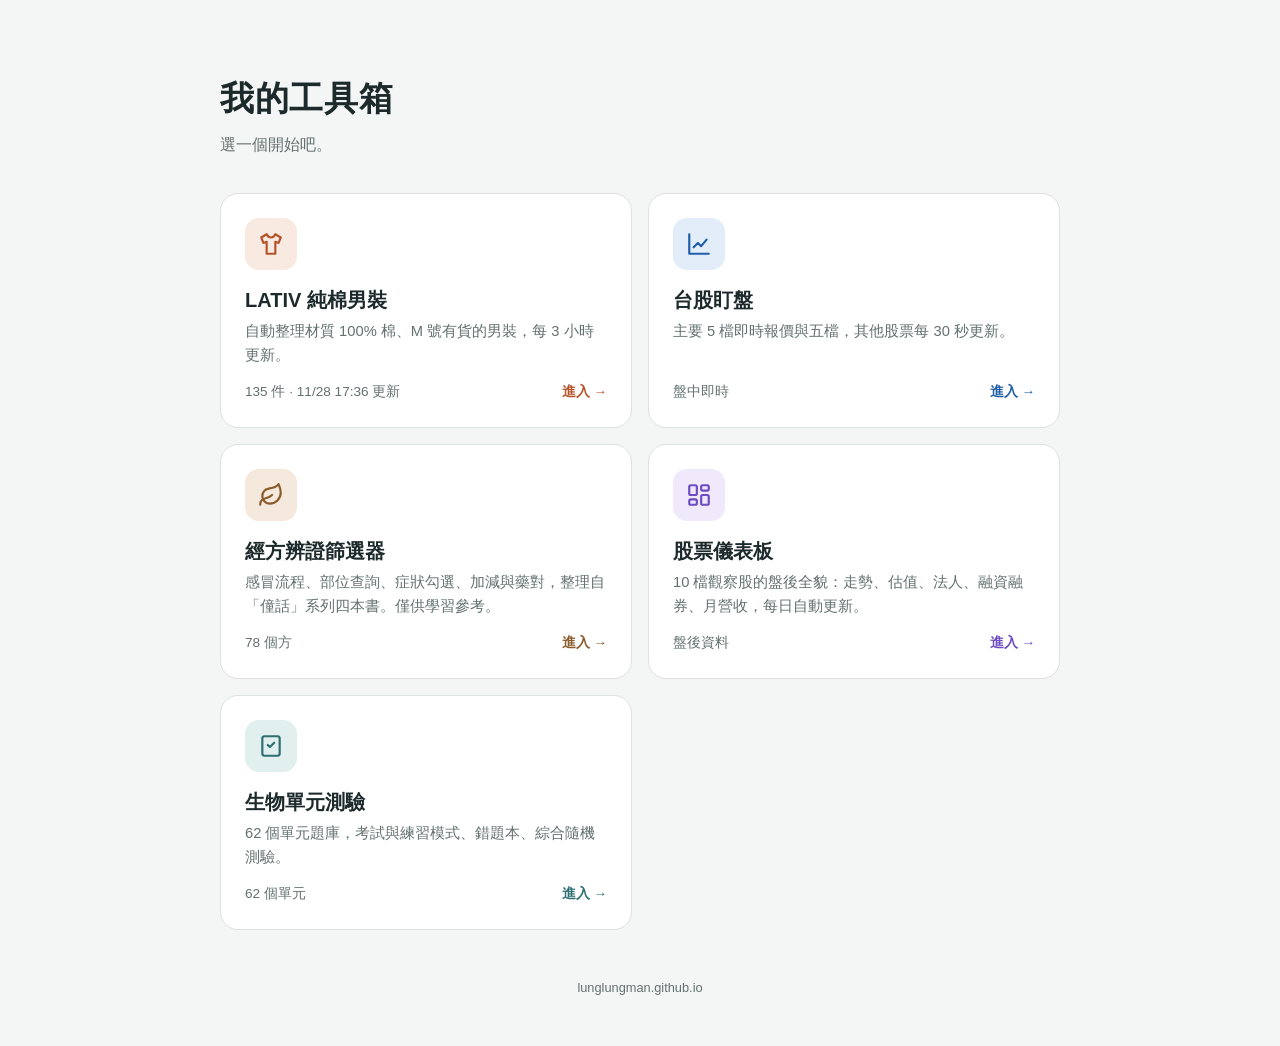
<file: index.html>
<!DOCTYPE html>
<html lang="zh-Hant">
<head>
    <meta charset="UTF-8">
    <meta name="viewport" content="width=device-width, initial-scale=1.0">
    <meta name="theme-color" content="#2f6f73">
    <title>我的工具箱</title>
    <style>
        :root {
            --bg: #f4f6f5; --surface: #fff; --surface-2: #eef2f1; --border: #dbe2e0;
            --text: #1d2a2c; --muted: #63716f; --primary: #2f6f73; --primary-soft: #e1efef;
            --accent: #b4532a; --accent-soft: #f8e9e1; --blue: #1f5fa8; --blue-soft: #e3edf9; --violet: #6d4bc4; --violet-soft: #efe9fb; --herb: #8a5a2b; --herb-soft: #f4e9dc;
            --shadow: 0 1px 2px rgba(20,40,40,.06), 0 8px 24px rgba(20,40,40,.08);
            color-scheme: light;
        }
        @media (prefers-color-scheme: dark) {
            :root {
                --bg: #111716; --surface: #182120; --surface-2: #1f2a29; --border: #2c3a38;
                --text: #e4ecea; --muted: #92a19e; --primary: #5fb3b3; --primary-soft: #1c3434;
                --accent: #e58e62; --accent-soft: #3a2519; --blue: #6ea8ec; --blue-soft: #1a2a3d; --violet: #b49cf0; --violet-soft: #2a2140; --herb: #d9a66a; --herb-soft: #33281b;
                --shadow: 0 1px 2px rgba(0,0,0,.3), 0 8px 24px rgba(0,0,0,.3);
                color-scheme: dark;
            }
        }
        * { box-sizing: border-box; }
        body {
            margin: 0; min-height: 100vh; background: var(--bg); color: var(--text);
            font-family: -apple-system, BlinkMacSystemFont, "Segoe UI", "PingFang TC", "Noto Sans TC", "Microsoft JhengHei", sans-serif;
            line-height: 1.6;
        }
        main { max-width: 880px; margin: 0 auto; padding: 72px 20px 48px; }
        h1 { margin: 0; font-size: 2.1rem; letter-spacing: .02em; }
        .sub { margin: 6px 0 36px; color: var(--muted); }
        .grid { display: grid; grid-template-columns: repeat(2, minmax(0, 1fr)); gap: 16px; }
        .card {
            display: flex; flex-direction: column; gap: 14px; padding: 24px;
            background: var(--surface); border: 1px solid var(--border); border-radius: 18px;
            color: inherit; text-decoration: none;
            transition: transform .15s, box-shadow .15s, border-color .15s;
        }
        @media (hover: hover) {
            .card:hover { transform: translateY(-3px); box-shadow: var(--shadow); border-color: var(--c); }
        }
        .card:focus-visible { outline: 2px solid var(--c); outline-offset: 3px; }
        .icon {
            display: grid; place-items: center; width: 52px; height: 52px; border-radius: 14px;
            background: var(--c-soft); color: var(--c);
        }
        .card h2 { margin: 0; font-size: 1.25rem; }
        .card p { margin: 4px 0 0; color: var(--muted); font-size: .92rem; }
        .meta { margin-top: auto; display: flex; justify-content: space-between; align-items: center; font-size: .85rem; color: var(--muted); }
        .go { font-weight: 600; color: var(--c); }
        .quiz { --c: var(--primary); --c-soft: var(--primary-soft); }
        .lativ { --c: var(--accent); --c-soft: var(--accent-soft); }
        .stocks { --c: var(--blue); --c-soft: var(--blue-soft); }
        .dash { --c: var(--violet); --c-soft: var(--violet-soft); }
        .tcm { --c: var(--herb); --c-soft: var(--herb-soft); }
        footer { margin-top: 48px; text-align: center; font-size: .8rem; color: var(--muted); }
        @media (max-width: 560px) {
            main { padding: 40px 16px 32px; }
            h1 { font-size: 1.7rem; }
            .sub { margin-bottom: 24px; }
            .grid { grid-template-columns: 1fr; }
        }
    </style>
</head>
<body>
    <main>
        <h1>我的工具箱</h1>
        <p class="sub">選一個開始吧。</p>
        <div class="grid">
            <a class="card lativ" href="lativ/">
                <div class="icon">
                    <svg viewBox="0 0 24 24" width="26" height="26" fill="none" stroke="currentColor" stroke-width="2" stroke-linecap="round" stroke-linejoin="round"><path d="M8 3l-5 3 2 5 3-1v11h8V10l3 1 2-5-5-3c-1 2-2.5 3-4 3S9 5 8 3z"/></svg>
                </div>
                <div>
                    <h2>LATIV 純棉男裝</h2>
                    <p>自動整理材質 100% 棉、M 號有貨的男裝，每 3 小時更新。</p>
                </div>
                <div class="meta"><span id="lativMeta">&nbsp;</span><span class="go">進入 →</span></div>
            </a>
            <a class="card stocks" href="stocks/">
                <div class="icon">
                    <svg viewBox="0 0 24 24" width="26" height="26" fill="none" stroke="currentColor" stroke-width="2" stroke-linecap="round" stroke-linejoin="round"><path d="M3 3v18h18"/><path d="M7 15l4-4 3 3 5-6"/></svg>
                </div>
                <div>
                    <h2>台股盯盤</h2>
                    <p>主要 5 檔即時報價與五檔，其他股票每 30 秒更新。</p>
                </div>
                <div class="meta"><span>盤中即時</span><span class="go">進入 →</span></div>
            </a>
            <a class="card tcm" href="tcm/">
                <div class="icon">
                    <svg viewBox="0 0 24 24" width="26" height="26" fill="none" stroke="currentColor" stroke-width="2" stroke-linecap="round" stroke-linejoin="round"><path d="M11 20A7 7 0 0 1 9.8 6.1C15.5 5 17 4.48 19 2c1 2 2 4.18 2 8 0 5.5-4.78 10-10 10z"/><path d="M2 21c0-3 1.85-5.36 5.08-6C9.5 14.52 12 13 13 12"/></svg>
                </div>
                <div>
                    <h2>經方辨證篩選器</h2>
                    <p>感冒流程、部位查詢、症狀勾選、加減與藥對，整理自「僮話」系列四本書。僅供學習參考。</p>
                </div>
                <div class="meta"><span>78 個方</span><span class="go">進入 →</span></div>
            </a>
            <a class="card dash" href="dashboard/">
                <div class="icon">
                    <svg viewBox="0 0 24 24" width="26" height="26" fill="none" stroke="currentColor" stroke-width="2" stroke-linecap="round" stroke-linejoin="round"><rect x="3" y="3" width="7" height="9" rx="1.5"/><rect x="14" y="3" width="7" height="5" rx="1.5"/><rect x="14" y="12" width="7" height="9" rx="1.5"/><rect x="3" y="16" width="7" height="5" rx="1.5"/></svg>
                </div>
                <div>
                    <h2>股票儀表板</h2>
                    <p>10 檔觀察股的盤後全貌：走勢、估值、法人、融資融券、月營收，每日自動更新。</p>
                </div>
                <div class="meta"><span id="dashMeta">盤後資料</span><span class="go">進入 →</span></div>
            </a>
            <a class="card quiz" href="quiz/">
                <div class="icon">
                    <svg viewBox="0 0 24 24" width="26" height="26" fill="none" stroke="currentColor" stroke-width="2" stroke-linecap="round" stroke-linejoin="round"><path d="M9 11l2 2 4-4"/><rect x="4" y="3" width="16" height="18" rx="2"/></svg>
                </div>
                <div>
                    <h2>生物單元測驗</h2>
                    <p>62 個單元題庫，考試與練習模式、錯題本、綜合隨機測驗。</p>
                </div>
                <div class="meta"><span id="quizMeta">&nbsp;</span><span class="go">進入 →</span></div>
            </a>
        </div>
        <footer>lunglungman.github.io</footer>
    </main>
    <script>
        (async () => {
            try {
                const d = await (await fetch('lativ/data.json', { cache: 'no-cache' })).json();
                const t = new Date(d.updated);
                document.getElementById('lativMeta').textContent =
                    `${d.count} 件 · ${t.getMonth() + 1}/${t.getDate()} ${String(t.getHours()).padStart(2, '0')}:${String(t.getMinutes()).padStart(2, '0')} 更新`;
            } catch { /* 尚未有資料 */ }
            try {
                const h = JSON.parse(localStorage.getItem('bioquiz.history') || '{}');
                const n = Object.keys(h).length;
                document.getElementById('quizMeta').textContent = n ? `已完成 ${n} 個單元` : '62 個單元';
            } catch { /* ignore */ }
        })();
    </script>
</body>
</html>
</file>
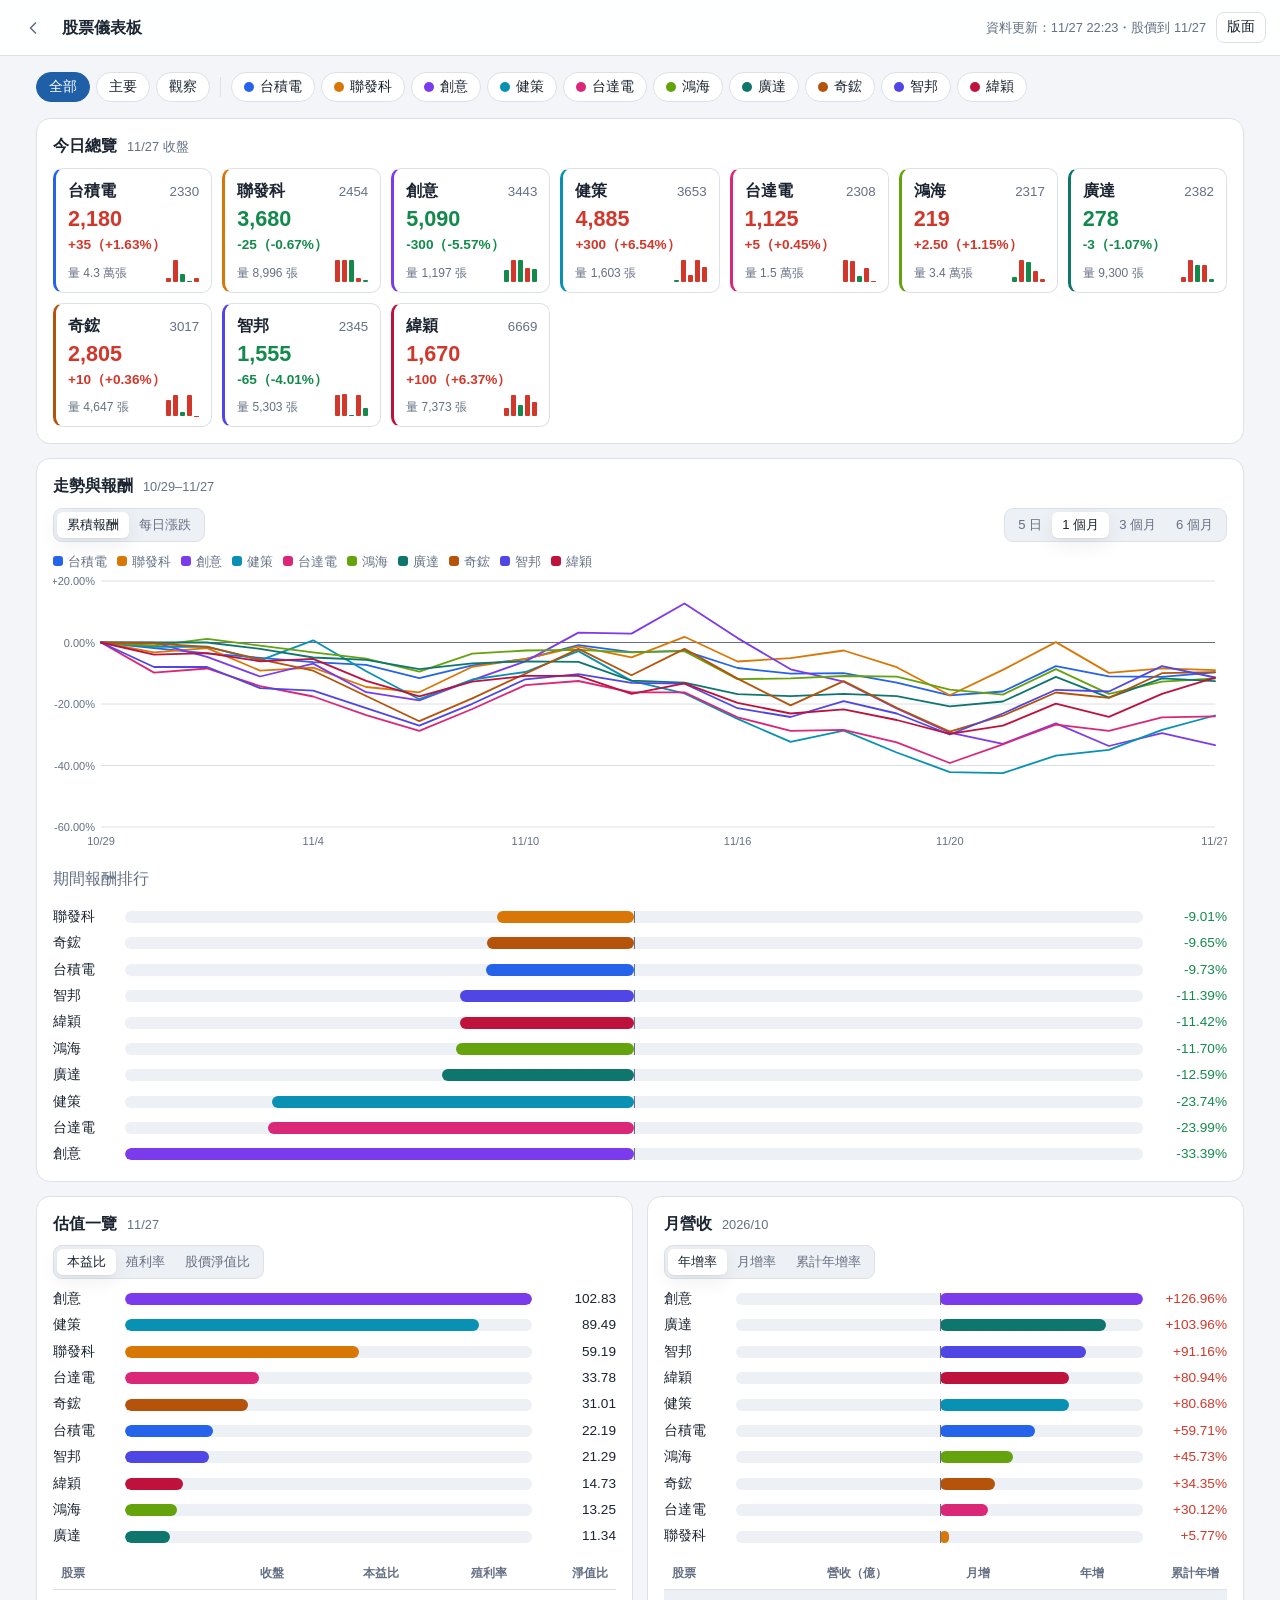
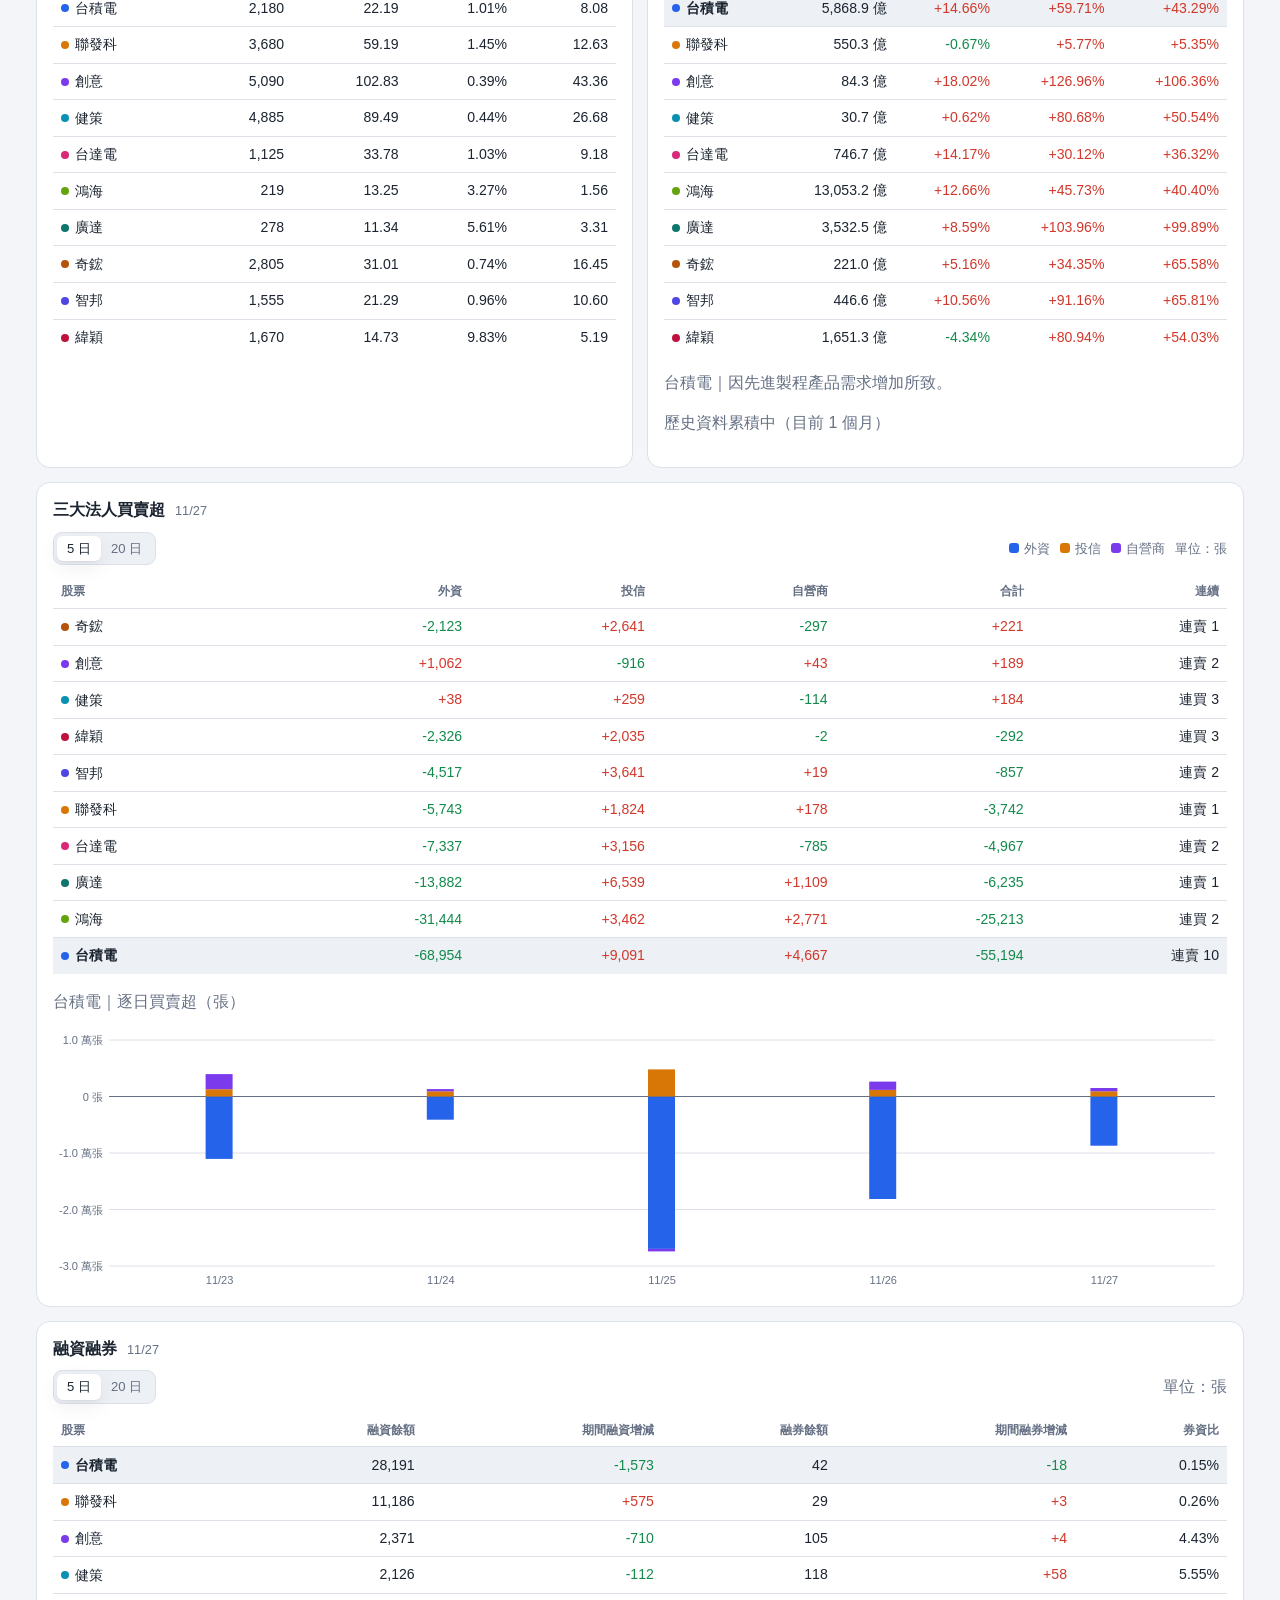
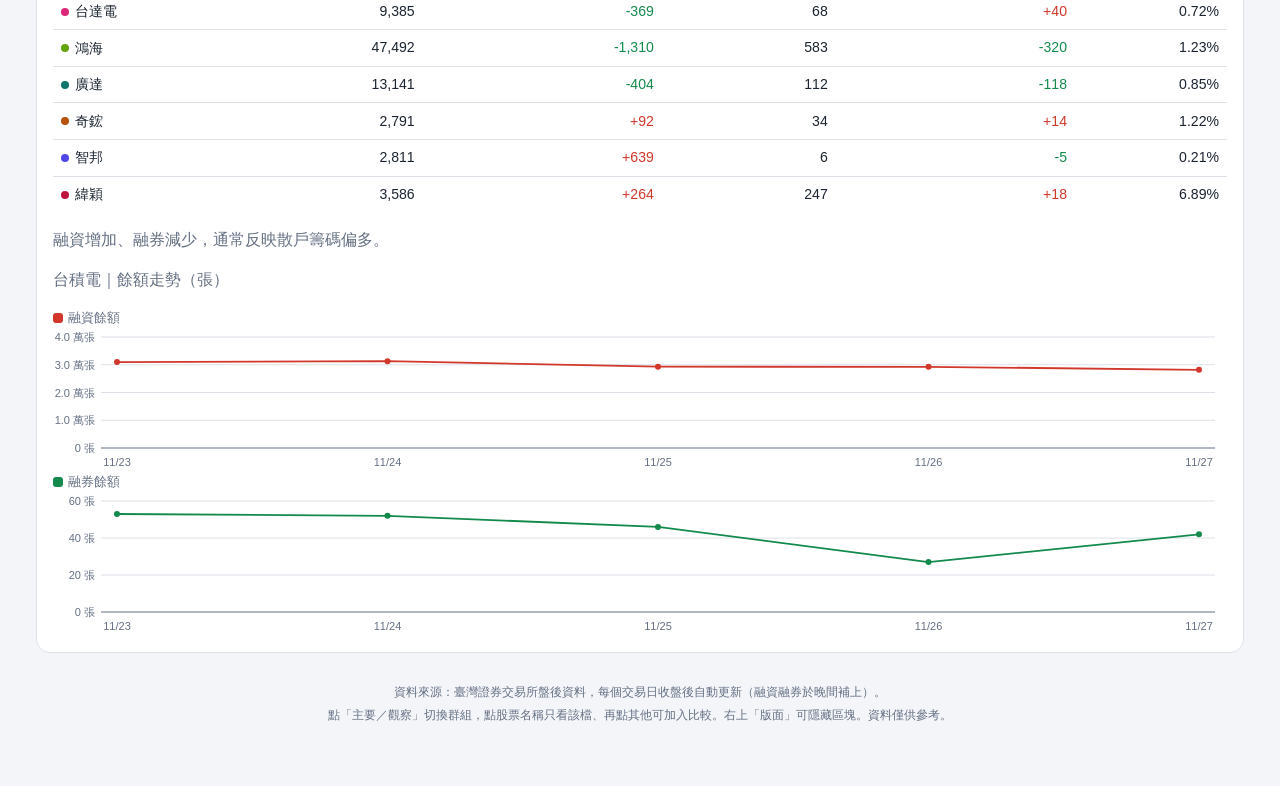
<file: dashboard/index.html>
<!DOCTYPE html>
<html lang="zh-Hant">
<head>
    <meta charset="UTF-8">
    <meta name="viewport" content="width=device-width, initial-scale=1.0">
    <meta name="theme-color" content="#1f3a5f">
    <title>股票儀表板</title>
    <link rel="stylesheet" href="styles.css">
</head>
<body>
    <header class="topbar">
        <a class="back" href="../" aria-label="回入口首頁" title="回入口首頁">
            <svg viewBox="0 0 24 24" width="20" height="20" fill="none" stroke="currentColor" stroke-width="2" stroke-linecap="round" stroke-linejoin="round"><path d="M15 18l-6-6 6-6"/></svg>
        </a>
        <b>股票儀表板</b>
        <span class="updated" id="updated">載入中…</span>
        <div class="layout-wrap">
            <button class="layout-btn" id="layoutBtn" aria-haspopup="true">版面</button>
            <div class="layout-menu" id="layoutMenu" hidden></div>
        </div>
    </header>
    <main>
        <nav class="filter" id="filter" aria-label="股票篩選"></nav>
        <div class="grid" id="grid"></div>
        <footer>
            資料來源：臺灣證券交易所盤後資料，每個交易日收盤後自動更新（融資融券於晚間補上）。<br>
            點「主要／觀察」切換群組，點股票名稱只看該檔、再點其他可加入比較。右上「版面」可隱藏區塊。資料僅供參考。
        </footer>
    </main>
    <script type="module" src="core.js"></script>
</body>
</html>
</file>
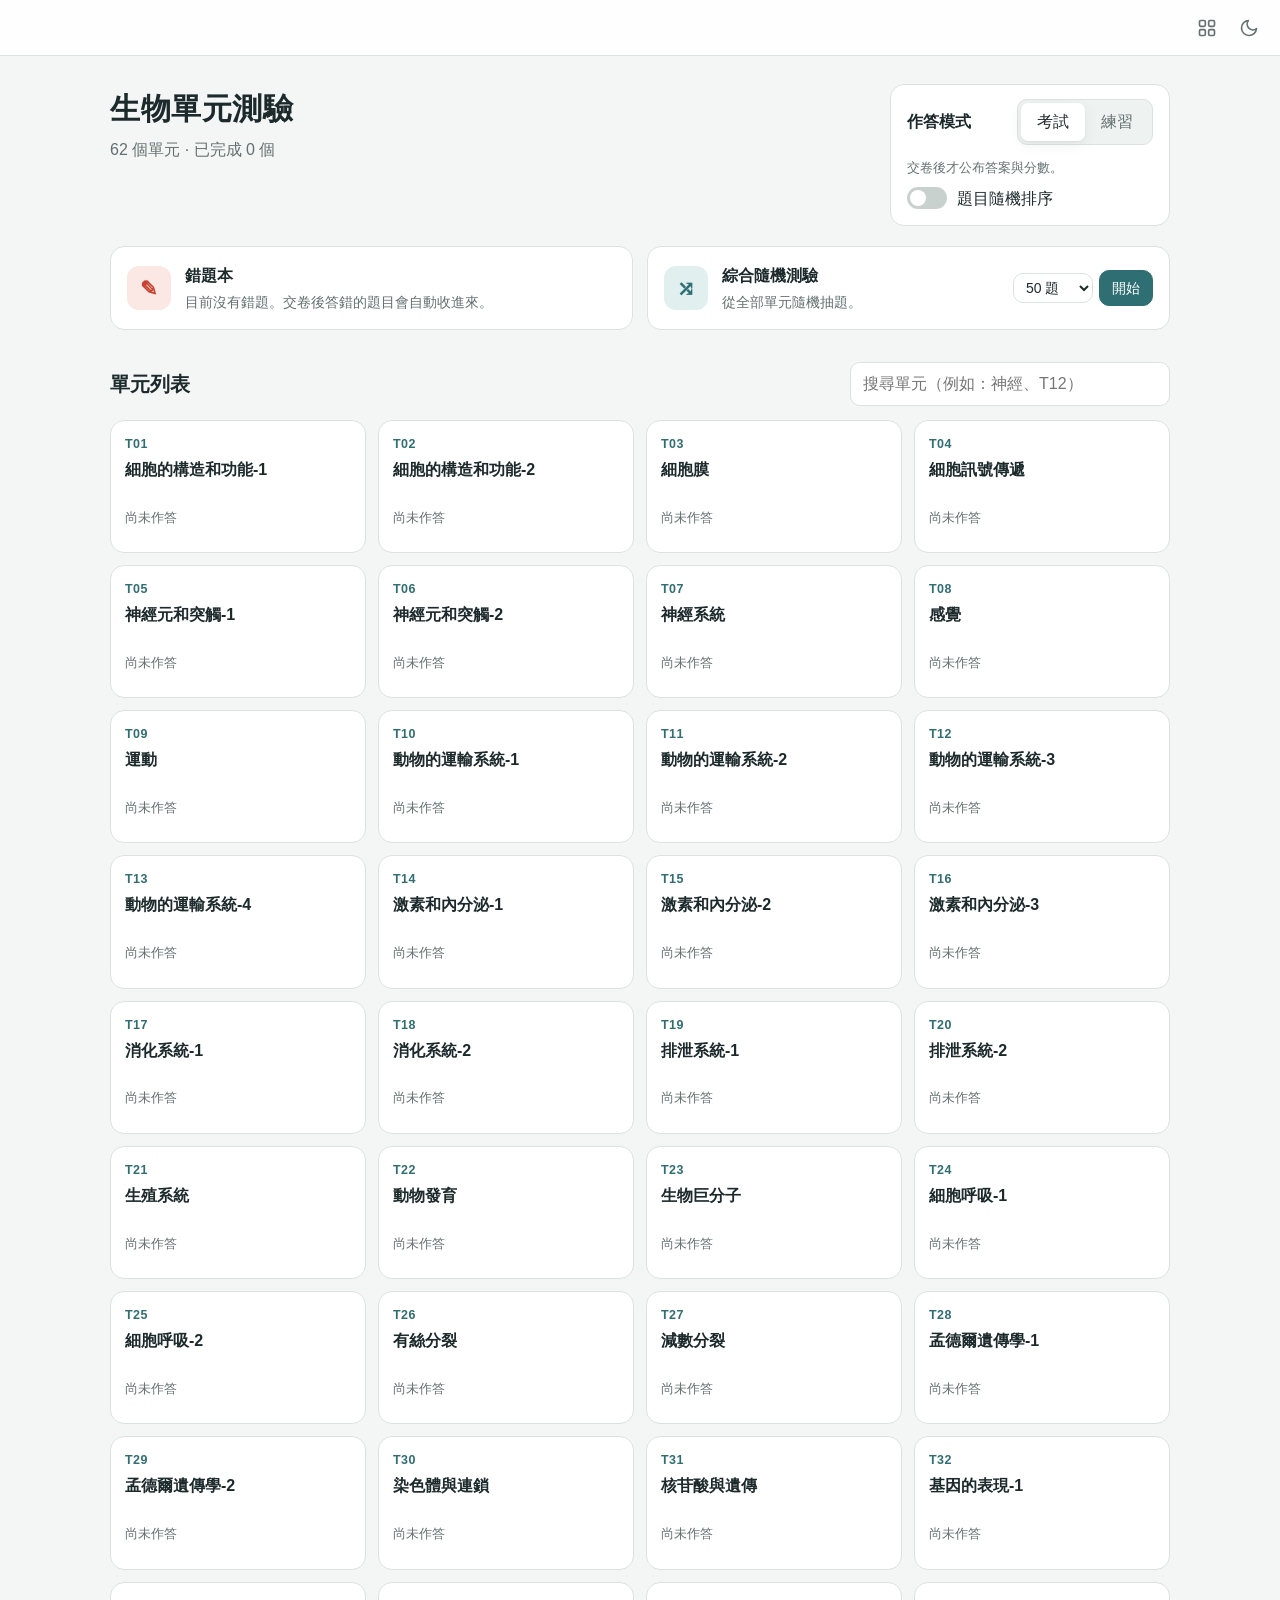
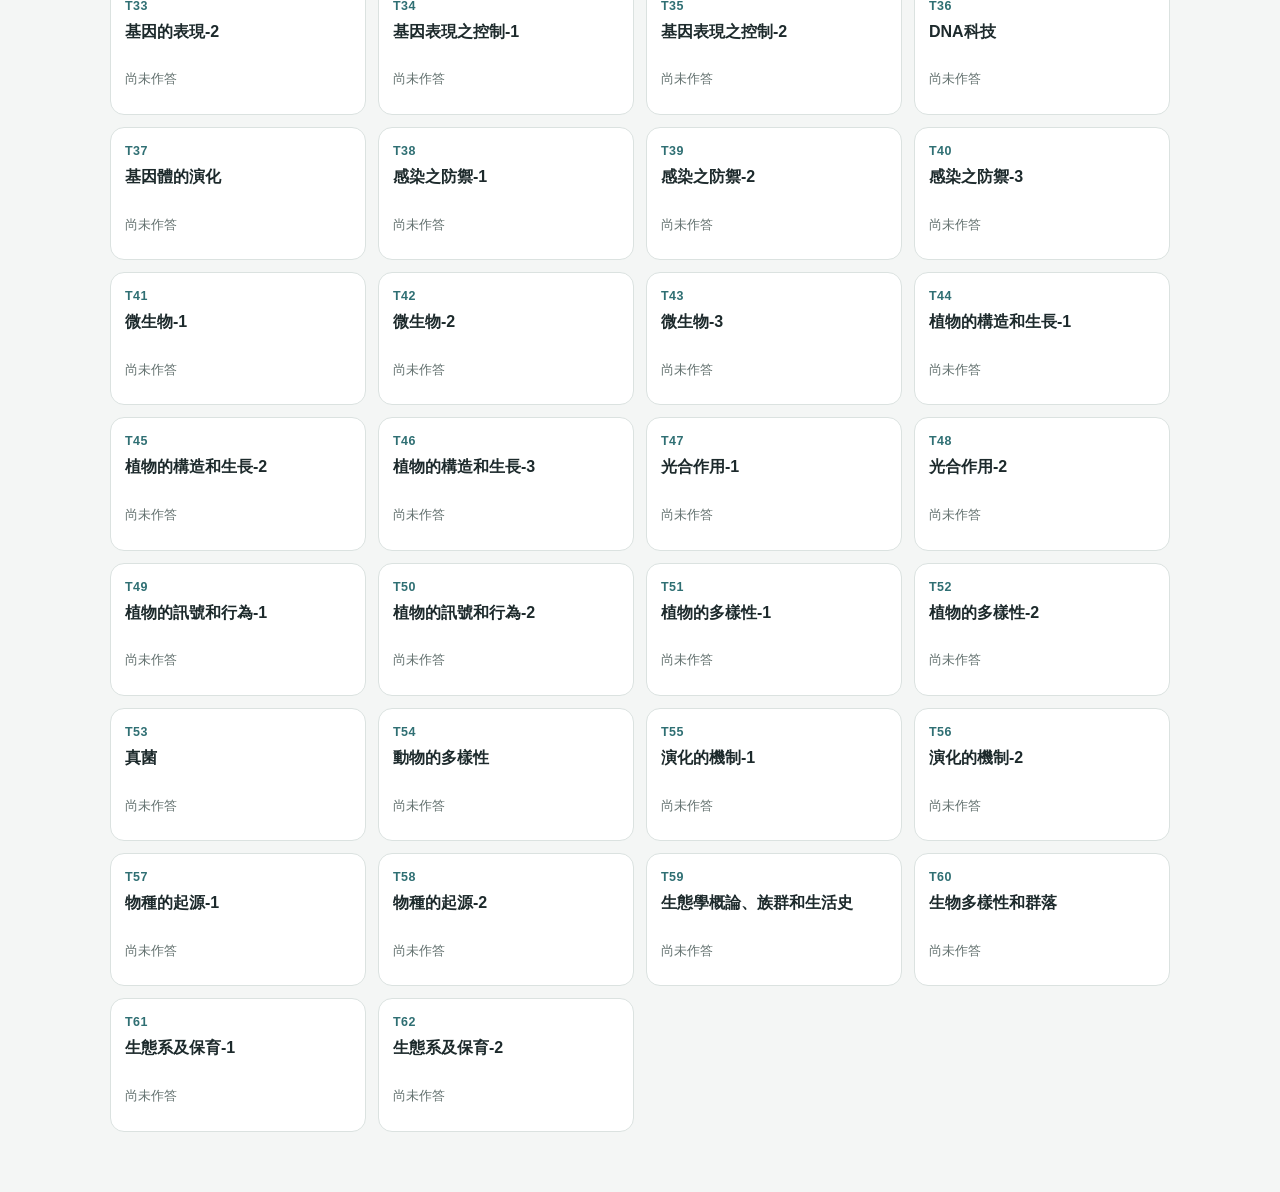
<file: quiz/index.html>
<!DOCTYPE html>
<html lang="zh-Hant">
<head>
    <meta charset="UTF-8">
    <meta name="viewport" content="width=device-width, initial-scale=1.0">
    <meta name="theme-color" content="#2f5d62">
    <title>生物單元測驗</title>
    <link rel="stylesheet" href="styles.css">
</head>
<body>
    <header class="topbar">
        <button class="icon-btn" id="homeBtn" title="回首頁" aria-label="回首頁">
            <svg viewBox="0 0 24 24" width="20" height="20" fill="none" stroke="currentColor" stroke-width="2" stroke-linecap="round" stroke-linejoin="round"><path d="M3 10.5 12 3l9 7.5"/><path d="M5 9.5V21h14V9.5"/></svg>
        </button>
        <div class="topbar-title" id="topbarTitle">生物單元測驗</div>
        <div class="topbar-right">
            <span class="timer" id="timer" hidden>00:00</span>
            <a class="icon-btn" href="../" title="回入口首頁" aria-label="回入口首頁">
                <svg viewBox="0 0 24 24" width="20" height="20" fill="none" stroke="currentColor" stroke-width="2" stroke-linecap="round" stroke-linejoin="round"><rect x="3" y="3" width="7" height="7" rx="1.5"/><rect x="14" y="3" width="7" height="7" rx="1.5"/><rect x="3" y="14" width="7" height="7" rx="1.5"/><rect x="14" y="14" width="7" height="7" rx="1.5"/></svg>
            </a>
            <button class="icon-btn" id="themeBtn" title="切換深色／淺色" aria-label="切換深色／淺色">
                <svg viewBox="0 0 24 24" width="20" height="20" fill="none" stroke="currentColor" stroke-width="2" stroke-linecap="round" stroke-linejoin="round"><path d="M21 12.8A9 9 0 1 1 11.2 3a7 7 0 0 0 9.8 9.8z"/></svg>
            </button>
        </div>
        <div class="topbar-progress" id="topbarProgress"><span></span></div>
    </header>

    <!-- 首頁 -->
    <section id="view-home" class="view" hidden></section>

    <!-- 作答／檢討 -->
    <section id="view-quiz" class="view" hidden>
        <div class="quiz-layout">
            <aside class="navpanel" id="navpanel" aria-label="題目導覽">
                <div class="navpanel-head">
                    <div class="navpanel-stats" id="navStats"></div>
                    <button class="icon-btn only-mobile" id="closeNavBtn" aria-label="關閉">✕</button>
                </div>
                <div class="seg small" id="reviewFilter" hidden>
                    <button data-filter="all" class="active">全部</button>
                    <button data-filter="wrong">錯題</button>
                    <button data-filter="marked">標記</button>
                </div>
                <div class="qgrid" id="qgrid"></div>
                <div class="legend" id="legend"></div>
                <button class="btn primary block" id="submitBtn">交卷並計分</button>
                <button class="btn block" id="toResultBtn" hidden>查看成績</button>
            </aside>
            <div class="nav-backdrop" id="navBackdrop" hidden></div>
            <main class="qpanel">
                <article class="qcard" id="qcard"></article>
                <div class="qactions">
                    <button class="btn" id="prevBtn">← 上一題</button>
                    <button class="btn only-mobile" id="openNavBtn">題號</button>
                    <button class="btn" id="markBtn">☆ 標記</button>
                    <button class="btn primary" id="nextBtn">下一題 →</button>
                </div>
                <p class="kbd-hint">快捷鍵：<kbd>←</kbd><kbd>→</kbd> 換題　<kbd>1</kbd>–<kbd>5</kbd> 或 <kbd>A</kbd>–<kbd>E</kbd> 選答　<kbd>M</kbd> 標記　<kbd>Enter</kbd> 確認答案（練習模式）</p>
            </main>
        </div>
    </section>

    <!-- 成績 -->
    <section id="view-result" class="view" hidden></section>

    <dialog id="modal" class="modal">
        <form method="dialog">
            <h3 id="modalTitle"></h3>
            <div id="modalBody"></div>
            <div class="modal-actions" id="modalActions"></div>
        </form>
    </dialog>

    <dialog id="lightbox" class="lightbox">
        <form method="dialog"><button class="lightbox-close" aria-label="關閉">✕</button></form>
        <img id="lightboxImg" alt="放大圖片">
    </dialog>

    <div class="toast" id="toast" role="status" aria-live="polite"></div>

    <script src="script.js"></script>
</body>
</html>
</file>
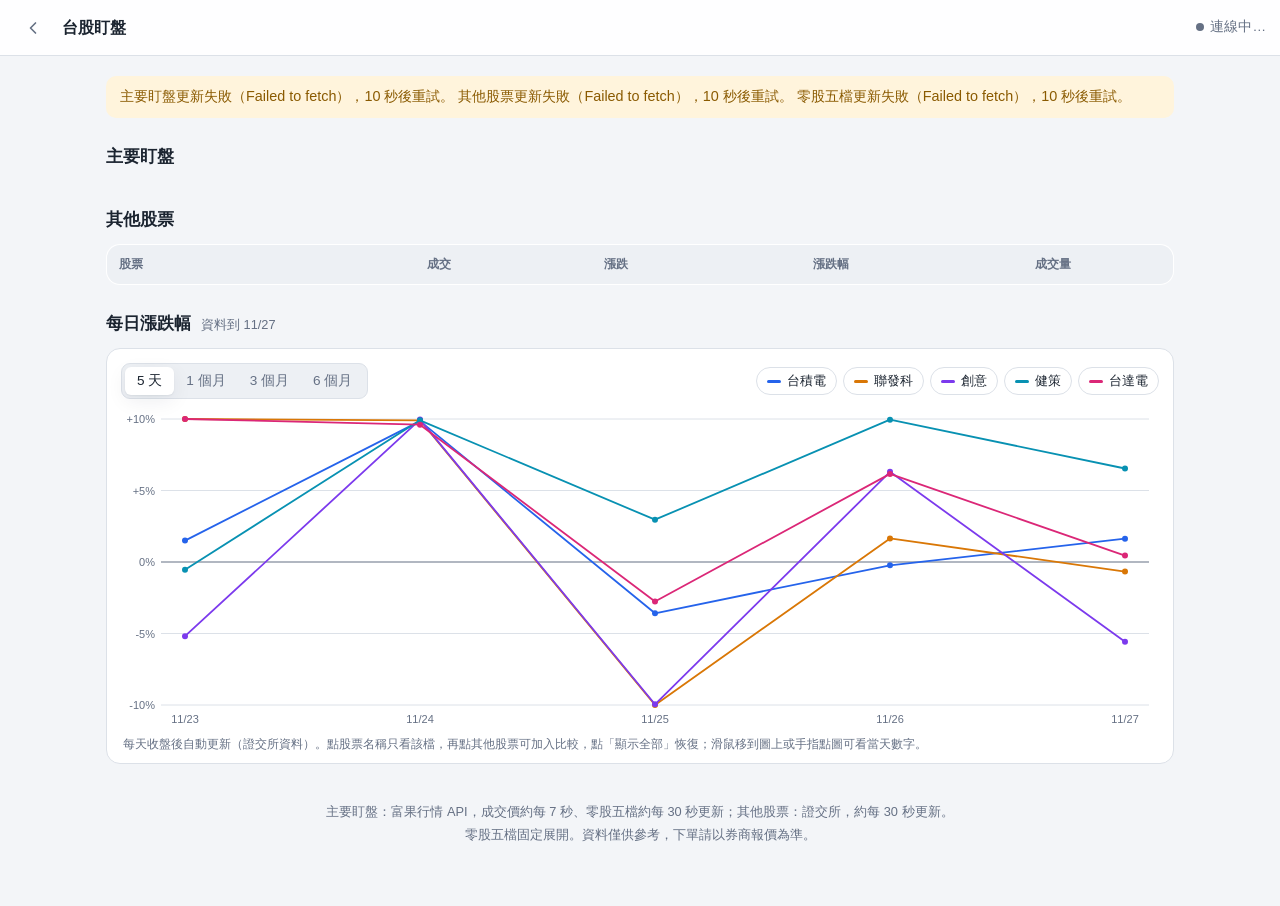
<file: stocks/index.html>
<!DOCTYPE html>
<html lang="zh-Hant">
<head>
    <meta charset="UTF-8">
    <meta name="viewport" content="width=device-width, initial-scale=1.0">
    <meta name="theme-color" content="#1f3a5f">
    <title>台股盯盤</title>
    <style>
        :root {
            --bg: #f3f5f8; --surface: #fff; --surface-2: #edf0f4; --border: #dce1e8;
            --text: #1b2430; --muted: #657084; --primary: #1f5fa8;
            --up: #d1382b; --up-soft: #fdebe9; --down: #138a4c; --down-soft: #e4f4ea; --flat: #657084;
            --warn-bg: #fff4dc; --warn: #8a5a00;
            --shadow: 0 1px 2px rgba(20,30,50,.06), 0 6px 20px rgba(20,30,50,.07);
            color-scheme: light;
        }
        @media (prefers-color-scheme: dark) {
            :root {
                --bg: #10141a; --surface: #171d25; --surface-2: #1f2731; --border: #2b3542;
                --text: #e6ebf2; --muted: #93a0b3; --primary: #6ea8ec;
                --up: #ff6b5e; --up-soft: #3a1d1b; --down: #3fc47c; --down-soft: #15301f; --flat: #93a0b3;
                --warn-bg: #3a2e14; --warn: #f2c14e;
                --shadow: 0 1px 2px rgba(0,0,0,.3), 0 6px 20px rgba(0,0,0,.3);
                color-scheme: dark;
            }
        }
        * { box-sizing: border-box; }
        [hidden] { display: none !important; }
        body {
            margin: 0; min-height: 100vh; background: var(--bg); color: var(--text);
            font-family: -apple-system, BlinkMacSystemFont, "Segoe UI", "PingFang TC", "Noto Sans TC", "Microsoft JhengHei", sans-serif;
            line-height: 1.5;
        }
        .num { font-variant-numeric: tabular-nums; }
        .up { color: var(--up); } .down { color: var(--down); } .flat { color: var(--flat); }

        .topbar {
            position: sticky; top: 0; z-index: 10; display: flex; align-items: center; gap: 10px;
            height: 56px; padding: 0 14px;
            background: color-mix(in srgb, var(--surface) 90%, transparent);
            backdrop-filter: blur(10px); -webkit-backdrop-filter: blur(10px);
            border-bottom: 1px solid var(--border);
        }
        .back { display: inline-grid; place-items: center; width: 38px; height: 38px; border-radius: 10px; color: var(--muted); text-decoration: none; }
        .back:hover { background: var(--surface-2); color: var(--text); }
        .topbar b { flex: 1; }
        .status { display: inline-flex; align-items: center; gap: 6px; font-size: .85rem; color: var(--muted); }
        .dot { width: 8px; height: 8px; border-radius: 50%; background: var(--flat); }
        .status.live .dot { background: var(--up); animation: pulse 1.6s infinite; }
        @keyframes pulse { 50% { opacity: .3; } }

        main { max-width: 1100px; margin: 0 auto; padding: 20px 16px 60px; }
        .notice { margin: 0 0 16px; padding: 10px 14px; border-radius: 10px; background: var(--warn-bg); color: var(--warn); font-size: .9rem; }
        h2 { font-size: 1.05rem; margin: 26px 0 12px; display: flex; align-items: baseline; gap: 10px; }
        h2 small { font-weight: 400; color: var(--muted); font-size: .8rem; }

        .cards { display: grid; grid-template-columns: repeat(auto-fill, minmax(250px, 1fr)); gap: 12px; }
        .card {
            background: var(--surface); border: 1px solid var(--border); border-radius: 14px;
            padding: 14px 14px 12px; display: flex; flex-direction: column; gap: 6px;
            transition: box-shadow .15s;
        }
        .card:hover { box-shadow: var(--shadow); }
        .card.c-up { border-top: 3px solid var(--up); } .card.c-down { border-top: 3px solid var(--down); }
        .card-head { display: flex; justify-content: space-between; align-items: baseline; gap: 8px; }
        .card-name { font-weight: 700; }
        .card-sym { font-size: .78rem; color: var(--muted); }
        .price { font-size: 1.9rem; font-weight: 700; line-height: 1.1; }
        .chg { font-size: .92rem; font-weight: 600; }
        .tag { font-size: .7rem; font-weight: 700; padding: 1px 6px; border-radius: 4px; color: #fff; margin-left: 6px; vertical-align: middle; }
        .tag.lu { background: var(--up); } .tag.ld { background: var(--down); } .tag.trial { background: var(--flat); }
        .ohlc { display: grid; grid-template-columns: 1fr 1fr; gap: 2px 10px; font-size: .78rem; color: var(--muted); }
        .ohlc b { color: var(--text); font-weight: 600; }
        .book { margin-top: 6px; border-top: 1px dashed var(--border); padding-top: 8px; font-size: .78rem; }
        .book-head { display: flex; justify-content: space-between; color: var(--muted); font-size: .72rem; margin-bottom: 4px; }
        .book-grid { display: grid; grid-template-columns: 1fr 1fr; gap: 2px 6px; }
        .book-grid .h { color: var(--muted); font-weight: 600; font-size: .72rem; display: flex; justify-content: space-between; padding: 0 4px; }
        .lv { position: relative; display: flex; justify-content: space-between; align-items: center; height: 20px; padding: 0 4px; border-radius: 4px; overflow: hidden; }
        .lv i { position: absolute; top: 2px; bottom: 2px; border-radius: 3px; opacity: .22; transition: width .4s ease; }
        .lv.bid i { right: 0; background: var(--up); }
        .lv.ask i { left: 0; background: var(--down); }
        .lv span { position: relative; }
        .lv .p { font-weight: 600; }
        .lv.bid .p { color: var(--up); } .lv.ask .p { color: var(--down); }
        .ratio { margin-top: 8px; }
        .ratio-bar { display: flex; height: 8px; border-radius: 4px; overflow: hidden; background: var(--surface-2); }
        .ratio-bar .b { background: var(--up); transition: width .4s ease; }
        .ratio-bar .a { background: var(--down); transition: width .4s ease; }
        .ratio-label { display: flex; justify-content: space-between; font-size: .72rem; margin-top: 3px; font-weight: 600; }
        .ratio-label .b { color: var(--up); } .ratio-label .a { color: var(--down); }
        .book-empty { color: var(--muted); font-size: .75rem; padding: 6px 0; text-align: center; }
        .flash-up { animation: fu 1s; } .flash-down { animation: fd 1s; }
        @keyframes fu { from { background: var(--up-soft); } }
        @keyframes fd { from { background: var(--down-soft); } }

        table { width: 100%; border-collapse: collapse; background: var(--surface); border: 1px solid var(--border); border-radius: 14px; overflow: hidden; }
        th, td { padding: 10px 12px; text-align: right; border-bottom: 1px solid var(--border); font-size: .92rem; }
        th { font-size: .78rem; color: var(--muted); font-weight: 600; background: var(--surface-2); }
        th:first-child, td:first-child { text-align: left; }
        tr:last-child td { border-bottom: 0; }
        td .sym { color: var(--muted); font-size: .78rem; margin-left: 6px; }
        td a { color: var(--primary); text-decoration: none; font-size: .82rem; }
        .est { font-size: .7rem; color: var(--muted); }
        .hide-sm { }


        /* ---- 每日漲跌幅折線圖 ---- */
        :root { --s1: #2563eb; --s2: #d97706; --s3: #7c3aed; --s4: #0891b2; --s5: #db2777; }
        @media (prefers-color-scheme: dark) { :root { --s1: #60a5fa; --s2: #fbbf24; --s3: #a78bfa; --s4: #22d3ee; --s5: #f472b6; } }
        .chart-card { background: var(--surface); border: 1px solid var(--border); border-radius: 14px; padding: 14px 14px 10px; }
        .chart-tools { display: flex; justify-content: space-between; align-items: center; gap: 10px; flex-wrap: wrap; margin-bottom: 10px; }
        .seg { display: inline-flex; padding: 3px; border-radius: 9px; background: var(--surface-2); border: 1px solid var(--border); }
        .seg button { border: 0; background: transparent; color: var(--muted); padding: 4px 12px; border-radius: 6px; font: inherit; font-size: .85rem; cursor: pointer; }
        .seg button.active { background: var(--surface); color: var(--text); box-shadow: var(--shadow); }
        .legend { display: flex; flex-wrap: wrap; gap: 6px; }
        .legend button {
            display: inline-flex; align-items: center; gap: 6px; border: 1px solid var(--border); background: var(--surface);
            border-radius: 999px; padding: 3px 10px; font: inherit; font-size: .82rem; color: var(--text); cursor: pointer;
        }
        .legend button i { width: 14px; height: 3px; border-radius: 2px; background: var(--c); }
        .legend button.off { opacity: .4; }
        .legend button.off i { background: var(--border); }
        .legend button.all { color: var(--primary); border-style: dashed; }
        .chart-wrap { position: relative; }
        .chart-wrap svg { display: block; width: 100%; height: 320px; touch-action: pan-y; }
        .chart-wrap .grid line { stroke: var(--border); stroke-width: 1; }
        .chart-wrap .grid line.zero { stroke: var(--muted); stroke-width: 1.2; }
        .chart-wrap .axis text { fill: var(--muted); font-size: 11px; font-variant-numeric: tabular-nums; }
        .chart-wrap .series polyline { fill: none; stroke-width: 1.8; stroke-linejoin: round; stroke-linecap: round; }
        .chart-wrap .guide { stroke: var(--muted); stroke-dasharray: 3 3; }
        .tip {
            position: absolute; top: 6px; pointer-events: none; background: var(--surface); border: 1px solid var(--border);
            border-radius: 10px; box-shadow: var(--shadow); padding: 8px 10px; font-size: .8rem; min-width: 150px;
        }
        .tip b { display: block; margin-bottom: 4px; }
        .tip div { display: flex; justify-content: space-between; gap: 12px; align-items: center; }
        .tip div span:first-child { display: inline-flex; align-items: center; gap: 6px; }
        .tip i { width: 8px; height: 8px; border-radius: 50%; background: var(--c); }
        .chart-note { font-size: .75rem; color: var(--muted); margin: 6px 2px 0; }
        footer { margin-top: 36px; font-size: .8rem; color: var(--muted); text-align: center; line-height: 1.8; }
        @media (max-width: 560px) {
            .cards { grid-template-columns: 1fr; gap: 10px; }
            .price { font-size: 1.5rem; }
            th, td { padding: 9px 8px; font-size: .86rem; }
            .hide-sm { display: none; }
            .chart-wrap svg { height: 260px; }
        }
    </style>
</head>
<body>
    <header class="topbar">
        <a class="back" href="../" aria-label="回入口首頁" title="回入口首頁">
            <svg viewBox="0 0 24 24" width="20" height="20" fill="none" stroke="currentColor" stroke-width="2" stroke-linecap="round" stroke-linejoin="round"><path d="M15 18l-6-6 6-6"/></svg>
        </a>
        <b>台股盯盤</b>
        <span class="status" id="status"><span class="dot"></span><span id="statusText">連線中…</span></span>
    </header>
    <main>
        <p class="notice" id="notice" hidden></p>

        <h2>主要盯盤 <small id="rtInfo"></small></h2>
        <div class="cards" id="cards"></div>

        <h2>其他股票 <small id="otInfo"></small></h2>
        <table>
            <thead><tr><th>股票</th><th>成交</th><th>漲跌</th><th>漲跌幅</th><th class="hide-sm">成交量</th><th class="hide-sm"></th></tr></thead>
            <tbody id="rows"></tbody>
        </table>

        <h2>每日漲跌幅 <small id="histInfo"></small></h2>
        <div class="chart-card">
            <div class="chart-tools">
                <div class="seg" id="range">
                    <button data-n="5" class="active">5 天</button>
                    <button data-n="22">1 個月</button>
                    <button data-n="66">3 個月</button>
                    <button data-n="0">6 個月</button>
                </div>
                <div class="legend" id="legendBtns"></div>
            </div>
            <div class="chart-wrap" id="chartWrap">
                <svg id="chart" role="img" aria-label="主要盯盤 5 檔股票的每日漲跌幅折線圖"></svg>
                <div class="tip" id="tip" hidden></div>
            </div>
            <p class="chart-note">每天收盤後自動更新（證交所資料）。點股票名稱只看該檔，再點其他股票可加入比較，點「顯示全部」恢復；滑鼠移到圖上或手指點圖可看當天數字。</p>
        </div>

        <footer>
            主要盯盤：富果行情 API，成交價約每 7 秒、零股五檔約每 30 秒更新；其他股票：證交所，約每 30 秒更新。<br>
            零股五檔固定展開。資料僅供參考，下單請以券商報價為準。
        </footer>
    </main>
    <script>
    (() => {
        const API = 'https://stock-proxy.jefflung0501.workers.dev';
        const $ = s => document.querySelector(s);
        const esc = s => String(s ?? '').replace(/[&<>"']/g, c => ({ '&': '&amp;', '<': '&lt;', '>': '&gt;', '"': '&quot;', "'": '&#39;' }[c]));
        const fmt = (n, d = 2) => n == null ? '—' : Number(n).toLocaleString('zh-TW', { minimumFractionDigits: n % 1 ? d : 0, maximumFractionDigits: d });
        const dir = n => n > 0 ? 'up' : n < 0 ? 'down' : 'flat';
        const sign = n => n > 0 ? '▲' : n < 0 ? '▼' : '';
        const vol = n => n == null ? '—' : n >= 1e4 ? `${(n / 1e4).toFixed(1)} 萬張` : `${fmt(n, 0)} 張`;
        const clock = ts => { const d = new Date(ts); return d.toLocaleTimeString('zh-TW', { hour12: false }); };
        const google = s => `https://www.google.com/search?q=${encodeURIComponent(s + ' 股價')}`;

        const last = {};          // 上一次價格，用來閃爍提示
        let odd = {};                // 零股五檔，依股票代號
        let lastRealtime = [];

        // 零股五檔：量旁邊畫長條（以 10 檔中最大量為 100%），最下面是委買／委賣比例
        function bookHTML(o) {
            if (!o) return '<div class="book-empty">零股五檔載入中…</div>';
            if (o.error) return `<div class="book-empty">零股五檔：${esc(o.error)}</div>`;
            const bids = o.bids || [], asks = o.asks || [];
            if (!bids.length && !asks.length) return '<div class="book-empty">目前沒有零股委託</div>';
            const max = Math.max(1, ...bids.map(x => x.size), ...asks.map(x => x.size));
            const sumB = bids.reduce((t, x) => t + x.size, 0), sumA = asks.reduce((t, x) => t + x.size, 0);
            const pb = sumB + sumA ? Math.round(sumB / (sumB + sumA) * 100) : 50;
            const rows = [];
            for (let i = 0; i < 5; i++) {
                const b = bids[i], a = asks[i];
                rows.push(b ? `<div class="lv bid"><i style="width:${b.size / max * 100}%"></i><span>${fmt(b.size, 0)}</span><span class="p">${fmt(b.price)}</span></div>` : '<div class="lv"></div>');
                rows.push(a ? `<div class="lv ask"><i style="width:${a.size / max * 100}%"></i><span class="p">${fmt(a.price)}</span><span>${fmt(a.size, 0)}</span></div>` : '<div class="lv"></div>');
            }
            return `
                <div class="book-head"><span>零股五檔（單位：股）</span><span>${o.price != null ? `零股成交 ${fmt(o.price)}` : ''}</span></div>
                <div class="book-grid">
                    <div class="h"><span>買量</span><span>買價</span></div><div class="h"><span>賣價</span><span>賣量</span></div>
                    ${rows.join('')}
                </div>
                <div class="ratio" title="五檔委買量 ${fmt(sumB, 0)} 股／委賣量 ${fmt(sumA, 0)} 股">
                    <div class="ratio-bar"><span class="b" style="width:${pb}%"></span><span class="a" style="width:${100 - pb}%"></span></div>
                    <div class="ratio-label"><span class="b">委買 ${pb}%（${fmt(sumB, 0)}）</span><span class="a">（${fmt(sumA, 0)}）${100 - pb}% 委賣</span></div>
                </div>`;
        }

        function renderOddlot(items) {
            odd = Object.fromEntries(items.map(o => [o.symbol, o]));
            renderCards(lastRealtime, true);
        }

        function renderCards(items, bookOnly) {
            if (!bookOnly) lastRealtime = items;
            $('#cards').innerHTML = items.map(q => {
                if (q.error) return `<div class="card"><div class="card-head"><span class="card-name">${esc(q.symbol)}</span></div><span class="card-sym">${esc(q.error)}</span></div>`;
                const d = dir(q.change);
                const flash = !bookOnly && last[q.symbol] != null && q.price !== last[q.symbol] ? (q.price > last[q.symbol] ? 'flash-up' : 'flash-down') : '';
                last[q.symbol] = q.price;
                const book = bookHTML(odd[q.symbol]);
                return `
                <div class="card c-${d} ${flash}" data-sym="${esc(q.symbol)}">
                    <div class="card-head">
                        <span class="card-name">${esc(q.name)}${q.limitUp ? '<span class="tag lu">漲停</span>' : ''}${q.limitDown ? '<span class="tag ld">跌停</span>' : ''}${q.trial ? '<span class="tag trial">試撮</span>' : ''}</span>
                        <span class="card-sym">${esc(q.symbol)}</span>
                    </div>
                    <div class="price num ${d}">${fmt(q.price)}</div>
                    <div class="chg num ${d}">${sign(q.change)} ${fmt(Math.abs(q.change ?? 0))}（${fmt(Math.abs(q.changePercent ?? 0))}%）</div>
                    <div class="ohlc num">
                        <span>開 <b>${fmt(q.open)}</b></span><span>昨收 <b>${fmt(q.prevClose)}</b></span>
                        <span>高 <b>${fmt(q.high)}</b></span><span>低 <b>${fmt(q.low)}</b></span>
                        <span style="grid-column:1/-1">量 <b>${vol(q.volume)}</b></span>
                    </div>
                    <div class="book num">${book}</div>
                </div>`;
            }).join('');
        }

        function renderRows(items) {
            $('#rows').innerHTML = items.map(q => {
                if (q.error) return `<tr><td>${esc(q.symbol)}</td><td colspan="5" class="flat">${esc(q.error)}</td></tr>`;
                const d = dir(q.change);
                return `<tr>
                    <td><b>${esc(q.name)}</b><span class="sym">${esc(q.symbol)}</span></td>
                    <td class="num ${d}">${fmt(q.price)}${q.estimated ? '<div class="est">買價估計</div>' : ''}</td>
                    <td class="num ${d}">${sign(q.change)} ${fmt(Math.abs(q.change ?? 0))}</td>
                    <td class="num ${d}">${fmt(Math.abs(q.changePercent ?? 0))}%</td>
                    <td class="num hide-sm">${vol(q.volume)}</td>
                    <td class="hide-sm"><a href="${google(q.symbol)}" target="_blank" rel="noopener">Google ↗</a></td>
                </tr>`;
            }).join('');
        }

        /* ---- 輪詢：開盤中才頻繁更新，分頁隱藏時暫停，出錯就放慢 ---- */
        function poller(group, render, infoEl) {
            let timer = null, failures = 0;
            async function tick() {
                clearTimeout(timer);
                if (document.hidden) return;   // 回到分頁時再繼續
                let wait;
                try {
                    const r = await fetch(`${API}/${group}`, { cache: 'no-store' });
                    const data = await r.json();
                    if (!r.ok || !data.items) throw new Error(data.error || r.status);
                    render(data.items);
                    failures = 0;
                    setMarket(data.marketOpen);
                    infoEl.textContent = `${clock(data.updated)} 更新${data.stale ? '（暫用舊資料）' : ''}`;
                    showNotice(group, data.stale ? `資料來源暫時有問題，先顯示 ${clock(data.updated)} 的資料。` : '');
                    wait = Math.max(5, data.ttl || 30) * 1000;
                } catch (e) {
                    failures++;
                    wait = Math.min(120, 10 * 2 ** (failures - 1)) * 1000;   // 10、20、40、80、120 秒
                    showNotice(group, `${{ realtime: '主要盯盤', oddlot: '零股五檔', others: '其他股票' }[group]}更新失敗（${e.message}），${wait / 1000} 秒後重試。`);
                }
                timer = setTimeout(tick, wait);
            }
            document.addEventListener('visibilitychange', () => { if (!document.hidden) tick(); });
            return tick;
        }

        const notices = {};
        function showNotice(group, text) {
            notices[group] = text;
            const msg = Object.values(notices).filter(Boolean).join(' ');
            $('#notice').hidden = !msg;
            $('#notice').textContent = msg;
        }
        function setMarket(open) {
            $('#status').classList.toggle('live', !!open);
            $('#statusText').textContent = open ? '盤中即時' : '已收盤';
        }



        /* ---- 每日漲跌幅折線圖（自製 SVG，不需外部套件） ---- */
        const chart = { data: null, n: 5, hidden: new Set() };
        const SERIES_COLORS = ['var(--s1)', 'var(--s2)', 'var(--s3)', 'var(--s4)', 'var(--s5)'];

        async function loadHistory() {
            try {
                const r = await fetch('history.json', { cache: 'no-cache' });
                if (!r.ok) throw new Error(r.status);
                const d = await r.json();
                const order = d.order.filter(s => d.symbols[s]);
                // 以日期為 x 軸，合併 5 檔
                const dates = [...new Set(order.flatMap(s => d.symbols[s].rows.map(x => x.date)))].sort();
                chart.data = {
                    dates,
                    series: order.map((s, i) => {
                        const m = new Map(d.symbols[s].rows.map(x => [x.date, x]));
                        return { symbol: s, name: d.symbols[s].name, color: SERIES_COLORS[i % 5], rows: dates.map(dt => m.get(dt) || null) };
                    })
                };
                const last = dates[dates.length - 1];
                $('#histInfo').textContent = `資料到 ${last.slice(5).replace('-', '/')}`;
                renderLegend();
                drawChart();
            } catch (e) {
                $('#histInfo').textContent = '資料載入失敗';
            }
        }

        function renderLegend() {
            $('#legendBtns').innerHTML = (chart.hidden.size ? '<button data-all="1" class="all">顯示全部</button>' : '')
                + chart.data.series.map(s =>
                `<button data-sym="${s.symbol}" class="${chart.hidden.has(s.symbol) ? 'off' : ''}" style="--c:${s.color}"><i></i>${esc(s.name)}</button>`).join('');
        }

        function drawChart() {
            if (!chart.data) return;
            const svg = $('#chart');
            const W = svg.clientWidth, H = svg.clientHeight;
            const pad = { l: 40, r: 10, t: 10, b: 24 };
            const fewDays = chart.n && chart.n <= 10;
            const all = chart.data.dates;
            const start = chart.n ? Math.max(0, all.length - chart.n) : 0;
            const dates = all.slice(start);
            const vis = chart.data.series.filter(s => !chart.hidden.has(s.symbol));
            const vals = vis.flatMap(s => s.rows.slice(start).filter(Boolean).map(r => r.pct)).filter(v => v != null);
            let lo = Math.min(0, ...vals), hi = Math.max(0, ...vals);
            const span = hi - lo || 2;
            const step = span > 14 ? 5 : span > 6 ? 2 : 1;
            lo = Math.floor(lo / step) * step; hi = Math.ceil(hi / step) * step;
            if (lo === hi) { lo -= step; hi += step; }
            const inset = fewDays ? 24 : 0;   // 天數少時左右留白，點不會貼邊
            const x = i => pad.l + inset + (dates.length > 1 ? i / (dates.length - 1) : 0.5) * (W - pad.l - pad.r - inset * 2);
            const y = v => pad.t + (hi - v) / (hi - lo) * (H - pad.t - pad.b);

            let grid = '', axis = '';
            for (let v = lo; v <= hi + 1e-9; v += step) {
                grid += `<line x1="${pad.l}" x2="${W - pad.r}" y1="${y(v)}" y2="${y(v)}" class="${v === 0 ? 'zero' : ''}"/>`;
                axis += `<text x="${pad.l - 6}" y="${y(v) + 4}" text-anchor="end">${v > 0 ? '+' : ''}${v}%</text>`;
            }
            const ticks = dates.length <= 7 ? dates.length : Math.min(W < 500 ? 4 : 6, dates.length);
            for (let k = 0; k < ticks; k++) {
                const i = Math.round(k * (dates.length - 1) / Math.max(1, ticks - 1));
                const d = dates[i];
                axis += `<text x="${x(i)}" y="${H - 6}" text-anchor="${fewDays ? 'middle' : k === 0 ? 'start' : k === ticks - 1 ? 'end' : 'middle'}">${+d.slice(5, 7)}/${+d.slice(8)}</text>`;
            }
            const lines = vis.map(s => {
                const pts = s.rows.slice(start).map((r, i) => r && r.pct != null ? `${x(i).toFixed(1)},${y(r.pct).toFixed(1)}` : null).filter(Boolean).join(' ');
                // 天數少時在每個點畫圓點，比較好對照
                const dots = dates.length <= 10 ? s.rows.slice(start).map((r, i) => r && r.pct != null
                    ? `<circle cx="${x(i).toFixed(1)}" cy="${y(r.pct).toFixed(1)}" r="3" fill="${s.color}"/>` : '').join('') : '';
                return `<polyline points="${pts}" style="stroke:${s.color}"/>${dots}`;
            }).join('');
            svg.setAttribute('viewBox', `0 0 ${W} ${H}`);
            svg.innerHTML = `<g class="grid">${grid}</g><g class="axis">${axis}</g><g class="series">${lines}</g>
                <line class="guide" id="guide" y1="${pad.t}" y2="${H - pad.b}" visibility="hidden"/><g id="dots"></g>
                <rect id="hit" x="${pad.l}" y="0" width="${W - pad.l - pad.r}" height="${H}" fill="transparent"/>`;

            const hit = svg.querySelector('#hit');
            const show = clientX => {
                const box = svg.getBoundingClientRect();
                const px = clientX - box.left;
                const i = Math.max(0, Math.min(dates.length - 1, Math.round((px - pad.l - inset) / (W - pad.l - pad.r - inset * 2) * (dates.length - 1))));
                const gx = x(i);
                const guide = svg.querySelector('#guide');
                guide.setAttribute('x1', gx); guide.setAttribute('x2', gx); guide.setAttribute('visibility', 'visible');
                const rows = vis.map(s => ({ s, r: s.rows[start + i] })).filter(o => o.r && o.r.pct != null).sort((a, b) => b.r.pct - a.r.pct);
                svg.querySelector('#dots').innerHTML = rows.map(o => `<circle cx="${gx}" cy="${y(o.r.pct)}" r="3.5" fill="${o.s.color}" stroke="var(--surface)" stroke-width="1.5"/>`).join('');
                const tip = $('#tip');
                const d = dates[i];
                tip.innerHTML = `<b>${+d.slice(5, 7)}/${+d.slice(8)}</b>` + rows.map(o =>
                    `<div><span style="--c:${o.s.color}"><i></i>${esc(o.s.name)}</span><span class="num ${dir(o.r.pct)}">${o.r.pct > 0 ? '+' : ''}${o.r.pct.toFixed(2)}%</span></div>`).join('');
                tip.hidden = false;
                const tw = tip.offsetWidth;
                tip.style.left = `${gx + 12 + tw > W ? gx - 12 - tw : gx + 12}px`;
            };
            const hide = () => {
                $('#tip').hidden = true;
                svg.querySelector('#guide').setAttribute('visibility', 'hidden');
                svg.querySelector('#dots').innerHTML = '';
            };
            hit.addEventListener('mousemove', e => show(e.clientX));
            hit.addEventListener('mouseleave', hide);
            hit.addEventListener('touchstart', e => show(e.touches[0].clientX), { passive: true });
            hit.addEventListener('touchmove', e => show(e.touches[0].clientX), { passive: true });
        }

        $('#range').addEventListener('click', e => {
            const b = e.target.closest('button');
            if (!b) return;
            chart.n = Number(b.dataset.n);
            $('#range').querySelectorAll('button').forEach(x => x.classList.toggle('active', x === b));
            drawChart();
        });
        $('#legendBtns').addEventListener('click', e => {
            const b = e.target.closest('button');
            if (!b) return;
            if (b.dataset.all) { chart.hidden.clear(); renderLegend(); drawChart(); return; }
            const s = b.dataset.sym;
            const all = chart.data.series.map(x => x.symbol);
            const visible = all.filter(x => !chart.hidden.has(x));
            if (visible.length === all.length) {
                // 全部顯示時第一次點：只顯示這一檔
                all.forEach(x => { if (x !== s) chart.hidden.add(x); });
            } else if (visible.length === 1 && visible[0] === s) {
                // 只剩這一檔時再點它：恢復全部
                chart.hidden.clear();
            } else {
                // 其他情況：加入或移除這一檔，方便兩三檔比較
                chart.hidden.has(s) ? chart.hidden.delete(s) : chart.hidden.add(s);
            }
            renderLegend();
            drawChart();
        });
        let resizeTimer;
        window.addEventListener('resize', () => { clearTimeout(resizeTimer); resizeTimer = setTimeout(drawChart, 150); });
        loadHistory();

        poller('realtime', renderCards, $('#rtInfo'))();
        poller('others', renderRows, $('#otInfo'))();
        poller('oddlot', renderOddlot, { set textContent(v) { } })();
    })();
    </script>
</body>
</html>
</file>
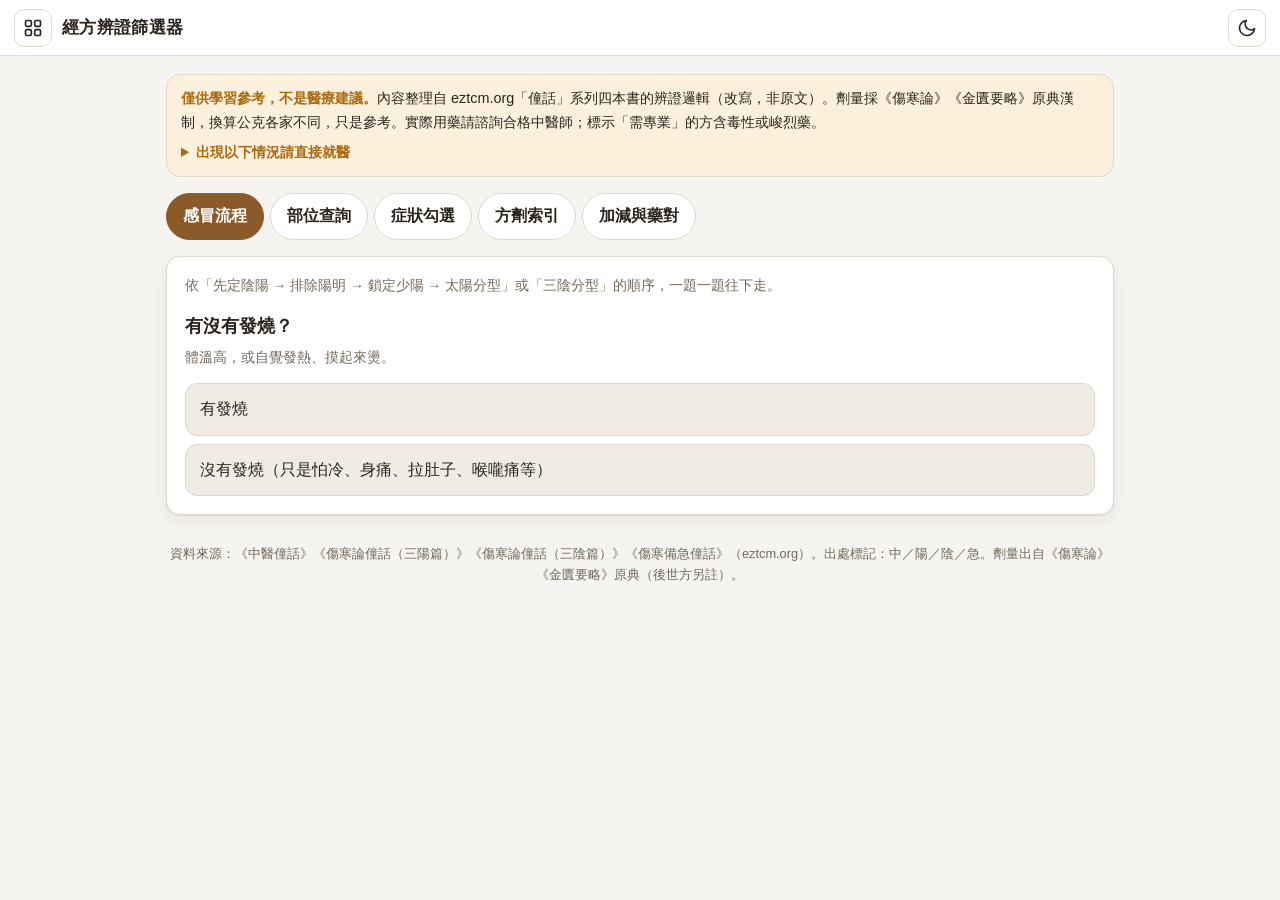
<file: tcm/index.html>
<!DOCTYPE html>
<html lang="zh-Hant">
<head>
    <meta charset="UTF-8">
    <meta name="viewport" content="width=device-width, initial-scale=1.0">
    <meta name="theme-color" content="#6b4f2a">
    <title>經方辨證篩選器</title>
    <style>
        :root {
            --bg: #f6f4f0; --surface: #fff; --surface-2: #f0ece4; --border: #e0d9cc;
            --text: #2a241c; --muted: #71685b; --primary: #8a5a2b; --primary-soft: #f4e9dc; --on-primary: #fff;
            --ok: #2f7a4b; --ok-soft: #e4f2e8; --bad: #b8402c; --bad-soft: #fbe7e2; --warn: #a86b12; --warn-soft: #fbf0dc;
            --shadow: 0 1px 2px rgba(40,30,20,.06), 0 6px 18px rgba(40,30,20,.07);
            --radius: 14px; color-scheme: light;
        }
        @media (prefers-color-scheme: dark) {
            :root:not([data-theme="light"]) {
                --bg: #15130f; --surface: #1d1a15; --surface-2: #26221b; --border: #3a3329;
                --text: #ece5d8; --muted: #a59a88; --primary: #d9a66a; --primary-soft: #33281b; --on-primary: #1a140c;
                --ok: #6cc28c; --ok-soft: #1b2e22; --bad: #ee8470; --bad-soft: #3a211b; --warn: #e2ad57; --warn-soft: #3a2e18;
                --shadow: 0 1px 2px rgba(0,0,0,.3), 0 6px 18px rgba(0,0,0,.3); color-scheme: dark;
            }
        }
        :root[data-theme="dark"] {
            --bg: #15130f; --surface: #1d1a15; --surface-2: #26221b; --border: #3a3329;
            --text: #ece5d8; --muted: #a59a88; --primary: #d9a66a; --primary-soft: #33281b; --on-primary: #1a140c;
            --ok: #6cc28c; --ok-soft: #1b2e22; --bad: #ee8470; --bad-soft: #3a211b; --warn: #e2ad57; --warn-soft: #3a2e18;
            --shadow: 0 1px 2px rgba(0,0,0,.3), 0 6px 18px rgba(0,0,0,.3); color-scheme: dark;
        }
        * { box-sizing: border-box; }
        body { margin: 0; background: var(--bg); color: var(--text); line-height: 1.65;
            font-family: -apple-system, BlinkMacSystemFont, "Segoe UI", "PingFang TC", "Noto Sans TC", "Microsoft JhengHei", sans-serif; }
        button { font: inherit; color: inherit; }
        .topbar { position: sticky; top: 0; z-index: 20; display: flex; align-items: center; gap: 10px;
            height: 56px; padding: 0 14px; background: var(--surface); border-bottom: 1px solid var(--border); }
        .topbar h1 { margin: 0; font-size: 1.08rem; flex: 1; letter-spacing: .02em; }
        .icon-btn { display: grid; place-items: center; width: 38px; height: 38px; border-radius: 10px; border: 1px solid var(--border);
            background: var(--surface); color: var(--text); cursor: pointer; text-decoration: none; }
        .icon-btn:hover { background: var(--surface-2); }
        main { max-width: 980px; margin: 0 auto; padding: 18px 16px 60px; }
        .notice { background: var(--warn-soft); border: 1px solid var(--border); border-radius: var(--radius); padding: 12px 14px; font-size: .9rem; }
        .notice b { color: var(--warn); }
        .notice details { margin-top: 6px; }
        .notice summary { cursor: pointer; color: var(--warn); font-weight: 600; }
        .notice ul { margin: 6px 0 0; padding-left: 1.2em; }
        .tabs { display: flex; gap: 6px; margin: 16px 0 14px; overflow-x: auto; padding-bottom: 2px; }
        .tab { flex: none; padding: 9px 16px; border-radius: 999px; border: 1px solid var(--border); background: var(--surface); cursor: pointer; font-weight: 600; }
        .tab.active { background: var(--primary); border-color: var(--primary); color: var(--on-primary); }
        .card { background: var(--surface); border: 1px solid var(--border); border-radius: var(--radius); padding: 18px; box-shadow: var(--shadow); }
        .muted { color: var(--muted); }
        .small { font-size: .86rem; }
        h2 { font-size: 1.15rem; margin: 0 0 6px; }
        h3 { font-size: 1.02rem; margin: 0 0 6px; }

        /* 流程 */
        .crumbs { display: flex; flex-direction: column; gap: 6px; margin-bottom: 14px; }
        .crumb { display: flex; gap: 8px; align-items: baseline; font-size: .88rem; }
        .crumb .qq { color: var(--muted); }
        .crumb .aa { font-weight: 600; }
        .crumb button { margin-left: auto; border: 0; background: none; color: var(--primary); cursor: pointer; font-size: .82rem; flex: none; }
        .q { font-size: 1.15rem; font-weight: 700; margin: 0 0 4px; }
        .hint { margin: 0 0 14px; color: var(--muted); font-size: .9rem; }
        .opts { display: grid; gap: 8px; }
        .opt { text-align: left; padding: 12px 14px; border-radius: 12px; border: 1px solid var(--border); background: var(--surface-2); cursor: pointer; }
        .opt:hover { border-color: var(--primary); background: var(--primary-soft); }
        .notes { margin: 14px 0 0; padding: 10px 12px; border-left: 3px solid var(--primary); background: var(--primary-soft); border-radius: 8px; font-size: .9rem; }
        .notes p { margin: 0; }
        .notes p + p { margin-top: 4px; }
        .row-actions { display: flex; gap: 8px; margin-top: 16px; flex-wrap: wrap; }
        .btn { padding: 9px 14px; border-radius: 10px; border: 1px solid var(--border); background: var(--surface); cursor: pointer; font-weight: 600; }
        .btn.primary { background: var(--primary); border-color: var(--primary); color: var(--on-primary); }
        .result-head { display: flex; align-items: center; gap: 8px; flex-wrap: wrap; margin-bottom: 6px; }
        .pill { display: inline-block; padding: 2px 10px; border-radius: 999px; background: var(--primary-soft); color: var(--primary); font-size: .8rem; font-weight: 700; }
        .alert { margin-top: 12px; padding: 10px 12px; border-radius: 10px; background: var(--bad-soft); color: var(--bad); font-size: .88rem; }

        /* 方劑卡 */
        .fgrid { display: grid; gap: 10px; margin-top: 12px; }
        .fcard { border: 1px solid var(--border); border-radius: 12px; padding: 12px 14px; background: var(--surface); }
        .fcard h4 { margin: 0 0 2px; font-size: 1.05rem; display: flex; gap: 8px; align-items: center; flex-wrap: wrap; }
        .fcard dl { margin: 6px 0 0; display: grid; grid-template-columns: 4.5em 1fr; gap: 3px 8px; font-size: .9rem; }
        .fcard dt { color: var(--muted); }
        .fcard dd { margin: 0; }
        .risk { font-size: .72rem; font-weight: 700; color: var(--bad); background: var(--bad-soft); padding: 1px 8px; border-radius: 999px; }
        .src { font-size: .72rem; color: var(--muted); border: 1px solid var(--border); padding: 0 6px; border-radius: 6px; }
        .flink { color: var(--primary); font-weight: 600; cursor: pointer; text-decoration: underline; text-decoration-style: dotted; text-underline-offset: 3px; }

        /* 部位 */
        .chips { display: flex; flex-wrap: wrap; gap: 6px; }
        .chip { padding: 6px 12px; border-radius: 999px; border: 1px solid var(--border); background: var(--surface); cursor: pointer; font-size: .9rem; }
        .chip.on { background: var(--primary); border-color: var(--primary); color: var(--on-primary); }
        .cond { margin-top: 12px; }
        .cond h3 { display: flex; justify-content: space-between; align-items: center; cursor: pointer; }
        table { width: 100%; border-collapse: collapse; font-size: .9rem; margin-top: 6px; }
        th, td { text-align: left; padding: 7px 8px; border-top: 1px solid var(--border); vertical-align: top; }
        th { color: var(--muted); font-weight: 600; font-size: .82rem; }
        td.s { white-space: nowrap; }

        /* 勾選 */
        .sym-layout { display: grid; grid-template-columns: minmax(0, 1.1fr) minmax(0, 1fr); gap: 14px; align-items: start; }
        .grp { margin-top: 12px; }
        .grp-t { font-size: .82rem; color: var(--muted); font-weight: 700; margin-bottom: 5px; }
        .sticky { position: sticky; top: 70px; }
        .rank { display: grid; gap: 8px; margin-top: 10px; }
        .ritem { border: 1px solid var(--border); border-radius: 12px; padding: 10px 12px; cursor: pointer; background: var(--surface); }
        .ritem:hover { border-color: var(--primary); }
        .ritem .top { display: flex; justify-content: space-between; gap: 8px; align-items: baseline; }
        .ritem .nm { font-weight: 700; }
        .bar { height: 5px; border-radius: 3px; background: var(--surface-2); margin: 6px 0; overflow: hidden; }
        .bar span { display: block; height: 100%; background: var(--primary); }
        .tagok { color: var(--ok); }
        .tagbad { color: var(--bad); }
        input[type=search] { width: 100%; padding: 9px 12px; border-radius: 10px; border: 1px solid var(--border); background: var(--surface); color: var(--text); font: inherit; }

        /* 對話框 */
        dialog { border: 1px solid var(--border); border-radius: 16px; padding: 0; width: min(560px, 94vw); background: var(--surface); color: var(--text); box-shadow: var(--shadow); }
        dialog::backdrop { background: rgba(0,0,0,.4); }
        .dlg-body { padding: 18px; }
        .dlg-close { float: right; }
        details.jj { margin-top: 8px; }
        details.jj summary { cursor: pointer; color: var(--primary); font-weight: 600; font-size: .9rem; }
        .cond h3 .small { font-weight: 400; }
        footer { margin-top: 28px; font-size: .8rem; color: var(--muted); text-align: center; }
        @media (max-width: 760px) {
            .sym-layout { grid-template-columns: 1fr; }
            .sticky { position: static; }
            td.s { white-space: normal; }
        }
    </style>
</head>
<body>
    <header class="topbar">
        <a class="icon-btn" href="../" title="回入口首頁" aria-label="回入口首頁">
            <svg viewBox="0 0 24 24" width="20" height="20" fill="none" stroke="currentColor" stroke-width="2" stroke-linecap="round" stroke-linejoin="round"><rect x="3" y="3" width="7" height="7" rx="1.5"/><rect x="14" y="3" width="7" height="7" rx="1.5"/><rect x="3" y="14" width="7" height="7" rx="1.5"/><rect x="14" y="14" width="7" height="7" rx="1.5"/></svg>
        </a>
        <h1>經方辨證篩選器</h1>
        <button class="icon-btn" id="themeBtn" title="切換深色／淺色" aria-label="切換深色／淺色">
            <svg viewBox="0 0 24 24" width="20" height="20" fill="none" stroke="currentColor" stroke-width="2" stroke-linecap="round" stroke-linejoin="round"><path d="M21 12.8A9 9 0 1 1 11.2 3a7 7 0 0 0 9.8 9.8z"/></svg>
        </button>
    </header>

    <main>
        <div class="notice">
            <b>僅供學習參考，不是醫療建議。</b>內容整理自 eztcm.org「僮話」系列四本書的辨證邏輯（改寫，非原文）。劑量採《傷寒論》《金匱要略》原典漢制，換算公克各家不同，只是參考。實際用藥請諮詢合格中醫師；標示「需專業」的方含毒性或峻烈藥。
            <details>
                <summary>出現以下情況請直接就醫</summary>
                <ul id="redFlags"></ul>
            </details>
        </div>

        <nav class="tabs" role="tablist">
            <button class="tab active" data-tab="flow">感冒流程</button>
            <button class="tab" data-tab="region">部位查詢</button>
            <button class="tab" data-tab="sym">症狀勾選</button>
            <button class="tab" data-tab="index">方劑索引</button>
            <button class="tab" data-tab="jj">加減與藥對</button>
        </nav>

        <section id="tab-flow"></section>
        <section id="tab-region" hidden></section>
        <section id="tab-sym" hidden></section>
        <section id="tab-index" hidden></section>
        <section id="tab-jj" hidden></section>

        <footer>資料來源：《中醫僮話》《傷寒論僮話（三陽篇）》《傷寒論僮話（三陰篇）》《傷寒備急僮話》（eztcm.org）。出處標記：中／陽／陰／急。劑量出自《傷寒論》《金匱要略》原典（後世方另註）。</footer>
    </main>

    <dialog id="dlg"><div class="dlg-body" id="dlgBody"></div></dialog>

    <script src="data.js?v=2"></script>
    <script>
    (() => {
        const T = window.TCM, F = T.formulas;
        const $ = s => document.querySelector(s);
        const esc = s => String(s).replace(/[&<>"]/g, c => ({ '&': '&amp;', '<': '&lt;', '>': '&gt;', '"': '&quot;' }[c]));

        /* 主題 */
        const root = document.documentElement;
        try { const th = localStorage.getItem('tcm.theme'); if (th) root.dataset.theme = th; } catch {}
        $('#themeBtn').onclick = () => {
            const dark = root.dataset.theme ? root.dataset.theme === 'dark' : matchMedia('(prefers-color-scheme: dark)').matches;
            root.dataset.theme = dark ? 'light' : 'dark';
            try { localStorage.setItem('tcm.theme', root.dataset.theme); } catch {}
        };

        $('#redFlags').innerHTML = T.redFlags.map(x => `<li>${esc(x)}</li>`).join('');

        /* 方名自動連結 */
        const names = Object.keys(F).sort((a, b) => b.length - a.length);
        const nameRe = new RegExp(names.map(n => n.replace(/[.*+?^${}()|[\]\\]/g, '\\$&')).join('|'), 'g');
        const link = text => esc(text).replace(nameRe, m => `<span class="flink" data-f="${m}">${m}</span>`);
        const srcBadges = s => (Array.isArray(s) ? s : [...s]).map(k => `<span class="src" title="${esc(T.books[k] || '')}">${k}</span>`).join(' ');

        const jjTable = rows => `<table><thead><tr><th>多了什麼證</th><th>怎麼加減</th><th>出處</th></tr></thead><tbody>${rows.map(([a, b, c]) => `<tr><td>${link(a)}</td><td>${link(b)}</td><td class="s">${srcBadges(c)}</td></tr>`).join('')}</tbody></table>`;
        const fcard = n => {
            const f = F[n]; if (!f) return '';
            const C = T.comp[n], J = T.jiajian[n];
            return `<div class="fcard"><h4><span class="flink" data-f="${n}">${n}</span>${f.r ? '<span class="risk">需專業</span>' : ''} <span class="muted small">${esc(f.z)}</span></h4>
                <dl><dt>主證</dt><dd>${link(f.k)}</dd>${f.y ? `<dt>方義</dt><dd>${link(f.y)}</dd>` : ''}${f.w ? `<dt>注意</dt><dd>${link(f.w)}</dd>` : ''}${C ? `<dt>組成</dt><dd>${esc(C.d)}</dd>${C.m ? `<dt>服法</dt><dd>${link(C.m)}</dd>` : ''}` : ''}<dt>出處</dt><dd>${srcBadges(f.s)}</dd></dl>${J ? `<details class="jj"><summary>加減（${J.length}）</summary>${jjTable(J)}</details>` : ''}</div>`;
        };

        const dlg = $('#dlg');
        const openF = n => {
            $('#dlgBody').innerHTML = `<button class="icon-btn dlg-close" aria-label="關閉">✕</button>${fcard(n)}
                <p class="small muted" style="margin-top:12px">${T.comp[n] ? esc(T.unitNote) + '<br>' : ''}${F[n].t.length ? '相關症狀：' + F[n].t.map(esc).join('、') : ''}</p>`;
            if (!dlg.open) dlg.showModal();
        };
        dlg.addEventListener('click', e => { if (e.target === dlg || e.target.closest('.dlg-close')) dlg.close(); });
        document.addEventListener('click', e => { const t = e.target.closest('.flink'); if (t) openF(t.dataset.f); });

        /* 分頁 */
        document.querySelectorAll('.tab').forEach(b => b.onclick = () => {
            document.querySelectorAll('.tab').forEach(x => x.classList.toggle('active', x === b));
            ['flow', 'region', 'sym', 'index', 'jj'].forEach(k => $('#tab-' + k).hidden = k !== b.dataset.tab);
        });

        /* ---------- 感冒流程 ---------- */
        let path = [];   // [{node, opt}]
        const renderFlow = () => {
            const box = $('#tab-flow');
            let cur = T.flow.start, notes = [], resId = null;
            for (const p of path) {
                const o = T.flow.nodes[p.node].o[p.opt];
                if (o.note) notes.push(o.note);
                if (o.res) resId = o.res; else cur = o.go;
            }
            const crumbs = path.map((p, i) => {
                const nd = T.flow.nodes[p.node];
                return `<div class="crumb"><span class="qq">${esc(nd.q)}</span><span class="aa">${esc(nd.o[p.opt].l)}</span><button data-back="${i}">改這題</button></div>`;
            }).join('');
            const notesHtml = notes.length ? `<div class="notes">${notes.map(n => `<p>${link(n)}</p>`).join('')}</div>` : '';
            let body;
            if (resId) {
                const r = T.flow.results[resId];
                body = `<div class="result-head"><span class="pill">結果</span><h2 style="margin:0">${esc(r.t)}</h2></div>
                    <p>${link(r.why)}</p>${r.next ? `<p class="muted">${link(r.next)}</p>` : ''}
                    ${notesHtml}
                    <div class="fgrid">${r.f.map(fcard).join('')}</div>
                    ${r.warn ? `<div class="alert">這個結果涉及峻烈藥或可能的急症。方向判錯（尤其把三陰當三陽發汗）後果嚴重，請諮詢合格中醫師。</div>` : ''}
                    <div class="row-actions"><button class="btn" data-back="${path.length - 1}">上一步</button><button class="btn primary" id="restart">重新開始</button></div>`;
            } else {
                const nd = T.flow.nodes[cur];
                body = `<p class="q">${esc(nd.q)}</p>${nd.hint ? `<p class="hint">${esc(nd.hint)}</p>` : ''}
                    <div class="opts">${nd.o.map((o, i) => `<button class="opt" data-opt="${i}" data-node="${cur}">${esc(o.l)}</button>`).join('')}</div>
                    ${notesHtml}
                    ${path.length ? `<div class="row-actions"><button class="btn" data-back="${path.length - 1}">上一步</button><button class="btn" id="restart">重新開始</button></div>` : ''}`;
            }
            box.innerHTML = `<div class="card">${path.length ? `<div class="crumbs">${crumbs}</div>` : `<p class="muted small" style="margin-top:0">依「先定陰陽 → 排除陽明 → 鎖定少陽 → 太陽分型」或「三陰分型」的順序，一題一題往下走。</p>`}${body}</div>`;
            box.querySelectorAll('[data-opt]').forEach(b => b.onclick = () => { path.push({ node: b.dataset.node, opt: +b.dataset.opt }); renderFlow(); });
            box.querySelectorAll('[data-back]').forEach(b => b.onclick = () => { path = path.slice(0, +b.dataset.back); renderFlow(); });
            const rs = box.querySelector('#restart'); if (rs) rs.onclick = () => { path = []; renderFlow(); };
        };
        renderFlow();

        /* ---------- 部位查詢 ---------- */
        let regIdx = 0;
        const renderRegion = () => {
            const box = $('#tab-region'), R = T.regions[regIdx];
            box.innerHTML = `<div class="chips">${T.regions.map((r, i) => `<button class="chip ${i === regIdx ? 'on' : ''}" data-r="${i}">${esc(r.r)}</button>`).join('')}</div>
                ${R.items.map(it => `<div class="card cond"><h3>${esc(it.n)}</h3>
                    <table><thead><tr><th>線索</th><th>方</th><th>出處</th></tr></thead><tbody>
                    ${it.rows.map(([a, b, c]) => `<tr><td>${link(a)}</td><td>${link(b)}</td><td class="s">${srcBadges(c)}</td></tr>`).join('')}
                    </tbody></table>${it.warn ? `<div class="alert">${esc(it.warn)}</div>` : ''}</div>`).join('')}`;
            box.querySelectorAll('[data-r]').forEach(b => b.onclick = () => { regIdx = +b.dataset.r; renderRegion(); });
        };
        renderRegion();

        /* ---------- 症狀勾選 ---------- */
        const sel = new Set();
        let symFilter = '';
        const score = () => {
            const out = [];
            for (const [n, f] of Object.entries(F)) {
                const hit = f.t.filter(t => sel.has(t)), bad = f.x.filter(t => sel.has(t));
                if (!hit.length) continue;
                const s = hit.length - 1.5 * bad.length;
                out.push({ n, hit, bad, s, cov: hit.length / f.t.length });
            }
            return out.sort((a, b) => b.s - a.s || b.cov - a.cov).slice(0, 15);
        };
        const renderSym = () => {
            const box = $('#tab-sym');
            const q = symFilter.trim();
            const groups = T.tagGroups.map(g => {
                const ts = g.t.filter(t => !q || t.includes(q));
                if (!ts.length) return '';
                return `<div class="grp"><div class="grp-t">${esc(g.g)}</div><div class="chips">${ts.map(t => `<button class="chip ${sel.has(t) ? 'on' : ''}" data-t="${esc(t)}">${esc(t)}</button>`).join('')}</div></div>`;
            }).join('');
            const res = score();
            const max = res.length ? Math.max(...res.map(r => r.hit.length)) : 1;
            const list = !sel.size ? `<p class="muted small">先在左邊勾選症狀，這裡會依符合程度排出候選方。</p>` :
                !res.length ? `<p class="muted small">沒有符合的方。</p>` :
                `<div class="rank">${res.map(r => `<div class="ritem" data-f="${r.n}">
                    <div class="top"><span class="nm">${r.n}${F[r.n].r ? ' <span class="risk">需專業</span>' : ''}</span><span class="small muted">符合 ${r.hit.length}${r.bad.length ? `・衝突 ${r.bad.length}` : ''}</span></div>
                    <div class="bar"><span style="width:${Math.max(6, 100 * Math.max(0, r.s) / max)}%"></span></div>
                    <div class="small muted">${esc(F[r.n].z)}</div>
                    <div class="small"><span class="tagok">✓ ${r.hit.map(esc).join('、')}</span>${r.bad.length ? `<br><span class="tagbad">✗ 不宜：${r.bad.map(esc).join('、')}</span>` : ''}</div></div>`).join('')}</div>`;
            box.innerHTML = `<div class="sym-layout"><div class="card">
                    <input type="search" id="symQ" placeholder="搜尋症狀，例如：咳、痛、拉" value="${esc(symFilter)}">
                    ${groups}
                </div><div class="card sticky">
                    <div class="result-head"><h2 style="margin:0">候選方</h2><span class="pill">已選 ${sel.size}</span>
                    ${sel.size ? '<button class="btn" id="symClear" style="margin-left:auto;padding:5px 10px">清除</button>' : ''}</div>
                    <p class="small muted" style="margin:4px 0 0">分數＝符合的症狀數，碰到「不宜」的症狀會扣分。這只是篩選的起點，仍要回到主證與流程確認。</p>
                    ${sel.size ? `<p class="small" style="margin:8px 0 0">${[...sel].map(esc).join('、')}</p>` : ''}
                    ${list}
                </div></div>`;
            const inp = box.querySelector('#symQ');
            inp.oninput = () => { symFilter = inp.value; const pos = inp.selectionStart; renderSym(); const n = $('#symQ'); n.focus(); n.setSelectionRange(pos, pos); };
            box.querySelectorAll('[data-t]').forEach(b => b.onclick = () => { const t = b.dataset.t; sel.has(t) ? sel.delete(t) : sel.add(t); renderSym(); });
            box.querySelectorAll('.ritem').forEach(d => d.onclick = () => openF(d.dataset.f));
            const c = box.querySelector('#symClear'); if (c) c.onclick = () => { sel.clear(); renderSym(); };
        };
        renderSym();

        /* ---------- 方劑索引 ---------- */
        let idxQ = '';
        const renderIndex = () => {
            const box = $('#tab-index');
            const q = idxQ.trim();
            const list = Object.keys(F).filter(n => !q || (n + F[n].z + F[n].k + F[n].y).includes(q));
            box.innerHTML = `<div class="card"><input type="search" id="idxQ" placeholder="搜尋方名、區塊或症狀，例如：少陰、頭暈、真武" value="${esc(idxQ)}">
                <p class="small muted">共 ${list.length} 個方</p><div class="fgrid">${list.map(fcard).join('')}</div></div>`;
            const inp = box.querySelector('#idxQ');
            inp.oninput = () => { idxQ = inp.value; const pos = inp.selectionStart; renderIndex(); const n = $('#idxQ'); n.focus(); n.setSelectionRange(pos, pos); };
        };
        renderIndex();

        /* ---------- 加減與藥對 ---------- */
        let jjQ = '';
        const renderJJ = () => {
            const box = $('#tab-jj');
            const q = jjQ.trim();
            const groups = Object.entries(T.jiajian).map(([n, rows]) => {
                const rs = rows.filter(r => !q || (n + r[0] + r[1]).includes(q));
                if (!rs.length) return '';
                return `<div class="card cond"><h3><span class="flink" data-f="${n}">${n}</span><span class="small muted">${esc(F[n].z)}</span></h3>
                    ${T.comp[n] ? `<p class="small muted" style="margin:0">基礎組成：${esc(T.comp[n].d)}</p>` : ''}${jjTable(rs)}</div>`;
            }).join('');
            const pairs = T.pairs.filter(([a, b]) => !q || (a + b).includes(q));
            box.innerHTML = `<div class="card"><p style="margin-top:0">作者說加減是「簡單的數學」：比基礎證多一個證，就加一味對應的藥。下面依基礎方整理，最後是常用藥對的作用。</p>
                <p class="small muted">${esc(T.unitNote)}</p>
                <input type="search" id="jjQ" placeholder="搜尋方名、症狀或藥名，例如：咳、桔梗、附子" value="${esc(jjQ)}"></div>
                ${groups || '<p class="muted">沒有符合的加減。</p>'}
                ${pairs.length ? `<div class="card cond"><h3>常用藥對與藥味</h3><table><thead><tr><th>藥對</th><th>作用</th></tr></thead><tbody>${pairs.map(([a, b]) => `<tr><td><b>${esc(a)}</b></td><td>${link(b)}</td></tr>`).join('')}</tbody></table></div>` : ''}`;
            const inp = box.querySelector('#jjQ');
            inp.oninput = () => { jjQ = inp.value; const pos = inp.selectionStart; renderJJ(); const n = $('#jjQ'); n.focus(); n.setSelectionRange(pos, pos); };
        };
        renderJJ();
    })();
    </script>
</body>
</html>
</file>
<file: dashboard/styles.css>
/* 股票儀表板共用樣式。模組請優先使用這裡的 CSS 變數與 class，不要寫死顏色。 */
:root {
    --bg: #f3f5f8; --surface: #fff; --surface-2: #edf0f4; --border: #dce1e8;
    --text: #1b2430; --muted: #657084; --primary: #1f5fa8;
    --up: #d1382b; --up-soft: #fdebe9; --down: #138a4c; --down-soft: #e4f4ea; --flat: #657084;
    --shadow: 0 1px 2px rgba(20,30,50,.06), 0 6px 20px rgba(20,30,50,.07);
    /* 股票系列色（依觀察清單順序） */
    --s1: #2563eb; --s2: #d97706; --s3: #7c3aed; --s4: #0891b2; --s5: #db2777;
    --s6: #65a30d; --s7: #0f766e; --s8: #b45309; --s9: #4f46e5; --s10: #be123c;
    /* 法人色 */
    --foreign: #2563eb; --trust: #d97706; --dealer: #7c3aed;
    color-scheme: light;
}
@media (prefers-color-scheme: dark) {
    :root {
        --bg: #10141a; --surface: #171d25; --surface-2: #1f2731; --border: #2b3542;
        --text: #e6ebf2; --muted: #93a0b3; --primary: #6ea8ec;
        --up: #ff6b5e; --up-soft: #3a1d1b; --down: #3fc47c; --down-soft: #15301f; --flat: #93a0b3;
        --shadow: 0 1px 2px rgba(0,0,0,.3), 0 6px 20px rgba(0,0,0,.3);
        --s1: #60a5fa; --s2: #fbbf24; --s3: #a78bfa; --s4: #22d3ee; --s5: #f472b6;
        --s6: #a3e635; --s7: #2dd4bf; --s8: #fb923c; --s9: #818cf8; --s10: #fb7185;
        --foreign: #60a5fa; --trust: #fbbf24; --dealer: #a78bfa;
        color-scheme: dark;
    }
}
* { box-sizing: border-box; }
[hidden] { display: none !important; }
body {
    margin: 0; min-height: 100vh; background: var(--bg); color: var(--text);
    font-family: -apple-system, BlinkMacSystemFont, "Segoe UI", "PingFang TC", "Noto Sans TC", "Microsoft JhengHei", sans-serif;
    line-height: 1.5;
}
button { font: inherit; color: inherit; cursor: pointer; }
.num, .tick { font-variant-numeric: tabular-nums; }
.up { color: var(--up); } .down { color: var(--down); } .flat, .muted { color: var(--muted); }

/* 頂欄 */
.topbar {
    position: sticky; top: 0; z-index: 20; display: flex; align-items: center; gap: 10px;
    height: 56px; padding: 0 14px; background: color-mix(in srgb, var(--surface) 92%, transparent);
    backdrop-filter: blur(10px); -webkit-backdrop-filter: blur(10px); border-bottom: 1px solid var(--border);
}
.back { display: inline-grid; place-items: center; width: 38px; height: 38px; border-radius: 10px; color: var(--muted); text-decoration: none; }
.back:hover { background: var(--surface-2); color: var(--text); }
.topbar b { flex: 1; }
.updated { font-size: .8rem; color: var(--muted); }
.layout-wrap { position: relative; }
.layout-btn { border: 1px solid var(--border); background: var(--surface); border-radius: 8px; padding: 4px 10px; font-size: .85rem; }
.layout-menu {
    position: absolute; right: 0; top: 36px; z-index: 30; background: var(--surface); border: 1px solid var(--border);
    border-radius: 12px; box-shadow: var(--shadow); padding: 10px 14px; display: flex; flex-direction: column; gap: 6px; min-width: 190px; font-size: .9rem;
}
.layout-menu label { display: flex; gap: 8px; align-items: center; cursor: pointer; }

main { max-width: 1240px; margin: 0 auto; padding: 16px 16px 60px; }

/* 股票篩選 */
.filter { display: flex; flex-wrap: wrap; gap: 6px; align-items: center; margin-bottom: 16px; }
.filter button { border: 1px solid var(--border); background: var(--surface); border-radius: 999px; padding: 4px 12px; font-size: .85rem; display: inline-flex; align-items: center; gap: 6px; }
.filter .grp.active { background: var(--primary); border-color: var(--primary); color: #fff; }
.filter .stk i { width: 10px; height: 10px; border-radius: 50%; background: var(--c); }
.filter .stk.off { opacity: .4; }
.filter .stk.off i { background: var(--border); }
.filter .sep { width: 1px; height: 20px; background: var(--border); margin: 0 4px; }

/* 模組格線 */
.grid { display: grid; grid-template-columns: repeat(2, minmax(0, 1fr)); gap: 14px; }
.widget { background: var(--surface); border: 1px solid var(--border); border-radius: 14px; padding: 14px 16px 16px; min-width: 0; }
.widget.full { grid-column: 1 / -1; }
.widget > header { display: flex; align-items: baseline; gap: 10px; margin-bottom: 10px; }
.widget > header h2 { margin: 0; font-size: 1.02rem; }
.widget > header .sub { color: var(--muted); font-size: .8rem; }
.placeholder { color: var(--muted); font-size: .9rem; margin: 6px 0; padding: 18px; text-align: center; border: 1px dashed var(--border); border-radius: 10px; }

/* 模組內常用元件 */
.seg { display: inline-flex; padding: 3px; border-radius: 9px; background: var(--surface-2); border: 1px solid var(--border); }
.seg button { border: 0; background: transparent; color: var(--muted); padding: 3px 10px; border-radius: 6px; font-size: .82rem; }
.seg button.active { background: var(--surface); color: var(--text); box-shadow: var(--shadow); }
.toolbar { display: flex; gap: 8px; flex-wrap: wrap; align-items: center; justify-content: space-between; margin-bottom: 10px; }
.legend { display: flex; flex-wrap: wrap; gap: 10px; font-size: .8rem; color: var(--muted); }
.legend span { display: inline-flex; align-items: center; gap: 5px; }
.legend i { width: 10px; height: 10px; border-radius: 3px; background: var(--c); }
table.data { width: 100%; border-collapse: collapse; font-size: .88rem; }
table.data th, table.data td { padding: 7px 8px; text-align: right; border-bottom: 1px solid var(--border); white-space: nowrap; }
table.data th { color: var(--muted); font-weight: 600; font-size: .78rem; }
table.data th:first-child, table.data td:first-child { text-align: left; }
table.data tr:last-child td { border-bottom: 0; }
.table-scroll { overflow-x: auto; }
.name-dot { display: inline-flex; align-items: center; gap: 6px; }
.name-dot::before { content: ""; width: 8px; height: 8px; border-radius: 50%; background: var(--c); }

/* 圖表 */
.chart-host { position: relative; }
.chart-svg { display: block; width: 100%; touch-action: pan-y; }
.chart-svg .grid { stroke: var(--border); stroke-width: 1; }
.chart-svg .grid.zero { stroke: var(--muted); stroke-width: 1.2; }
.chart-svg .tick { fill: var(--muted); font-size: 11px; }
.chart-svg .line { fill: none; stroke-width: 1.8; stroke-linejoin: round; stroke-linecap: round; }
.chart-svg .guide { stroke: var(--muted); stroke-dasharray: 3 3; }
.chart-tip {
    position: absolute; top: 4px; pointer-events: none; background: var(--surface); border: 1px solid var(--border);
    border-radius: 10px; box-shadow: var(--shadow); padding: 8px 10px; font-size: .8rem; min-width: 150px; z-index: 5;
}
.chart-tip b { display: block; margin-bottom: 4px; }
.chart-tip div { display: flex; justify-content: space-between; gap: 12px; }
.chart-tip div span:first-child { display: inline-flex; align-items: center; gap: 6px; }
.chart-tip i { width: 8px; height: 8px; border-radius: 50%; }
.hbars { display: flex; flex-direction: column; gap: 6px; }
.hbar-row { display: grid; grid-template-columns: 64px 1fr 76px; gap: 8px; align-items: center; font-size: .85rem; }
.hbar-track { position: relative; height: 12px; background: var(--surface-2); border-radius: 6px; overflow: hidden; }
.hbar-track.signed::after { content: ""; position: absolute; left: 50%; top: 0; bottom: 0; width: 1px; background: var(--muted); }
.hbar-track i { position: absolute; top: 0; bottom: 0; border-radius: 6px; }
.hbar-value { text-align: right; font-variant-numeric: tabular-nums; }

/* 今日總覽 */
.summary-grid { display: grid; grid-template-columns: repeat(auto-fill, minmax(150px, 1fr)); gap: 10px; }
.sum-card { border: 1px solid var(--border); border-left: 3px solid var(--c); border-radius: 10px; padding: 10px 12px; }
.sum-head { display: flex; justify-content: space-between; align-items: baseline; }
.sum-head small { color: var(--muted); }
.sum-price { font-size: 1.35rem; font-weight: 700; font-variant-numeric: tabular-nums; }
.sum-chg { font-size: .85rem; font-weight: 600; font-variant-numeric: tabular-nums; }
.sum-foot { display: flex; justify-content: space-between; align-items: flex-end; font-size: .75rem; color: var(--muted); margin-top: 4px; }
.spark { display: inline-flex; align-items: flex-end; gap: 2px; height: 22px; }
.spark i { width: 5px; border-radius: 1px; background: var(--flat); }
.spark i.up { background: var(--up); } .spark i.down { background: var(--down); }

footer { margin-top: 28px; text-align: center; font-size: .78rem; color: var(--muted); line-height: 1.8; }

@media (max-width: 760px) {
    .grid { grid-template-columns: 1fr; }
    .widget.half { grid-column: 1 / -1; }
    .updated { display: none; }
    .summary-grid { grid-template-columns: repeat(2, minmax(0, 1fr)); }
}
</file>
<file: quiz/styles.css>
/* ========== 色彩與尺寸 ========== */
:root {
    --bg: #f4f6f5;
    --surface: #ffffff;
    --surface-2: #eef2f1;
    --border: #dbe2e0;
    --text: #1d2a2c;
    --muted: #63716f;
    --primary: #2f6f73;
    --primary-hover: #245a5d;
    --primary-soft: #e1efef;
    --on-primary: #ffffff;
    --ok: #1e8a4c;
    --ok-soft: #e3f4ea;
    --bad: #c8412f;
    --bad-soft: #fbe7e3;
    --warn: #b7791f;
    --mark: #e0a100;
    --blank: #c9d1cf;
    --shadow: 0 1px 2px rgba(20, 40, 40, .06), 0 4px 16px rgba(20, 40, 40, .06);
    --radius: 14px;
    --radius-sm: 10px;
    --topbar-h: 56px;
    color-scheme: light;
}

@media (prefers-color-scheme: dark) {
    :root:not([data-theme="light"]) {
        --bg: #111716;
        --surface: #182120;
        --surface-2: #1f2a29;
        --border: #2c3a38;
        --text: #e4ecea;
        --muted: #92a19e;
        --primary: #5fb3b3;
        --primary-hover: #77c4c4;
        --primary-soft: #1c3434;
        --on-primary: #0d1716;
        --ok: #4cc27f;
        --ok-soft: #173323;
        --bad: #f0715f;
        --bad-soft: #3a1f1b;
        --warn: #e0a64a;
        --mark: #f2c14e;
        --blank: #3a4846;
        --shadow: 0 1px 2px rgba(0, 0, 0, .3), 0 6px 20px rgba(0, 0, 0, .25);
        color-scheme: dark;
    }
}

:root[data-theme="dark"] {
    --bg: #111716;
    --surface: #182120;
    --surface-2: #1f2a29;
    --border: #2c3a38;
    --text: #e4ecea;
    --muted: #92a19e;
    --primary: #5fb3b3;
    --primary-hover: #77c4c4;
    --primary-soft: #1c3434;
    --on-primary: #0d1716;
    --ok: #4cc27f;
    --ok-soft: #173323;
    --bad: #f0715f;
    --bad-soft: #3a1f1b;
    --warn: #e0a64a;
    --mark: #f2c14e;
    --blank: #3a4846;
    --shadow: 0 1px 2px rgba(0, 0, 0, .3), 0 6px 20px rgba(0, 0, 0, .25);
    color-scheme: dark;
}

/* ========== 基礎 ========== */
* { box-sizing: border-box; }

html { -webkit-text-size-adjust: 100%; }

body {
    margin: 0;
    background: var(--bg);
    color: var(--text);
    font-family: -apple-system, BlinkMacSystemFont, "Segoe UI", "PingFang TC", "Noto Sans TC", "Microsoft JhengHei", sans-serif;
    font-size: 16px;
    line-height: 1.6;
    min-height: 100vh;
}

button, input, select { font: inherit; color: inherit; }
button { cursor: pointer; }
[hidden] { display: none !important; }
.muted { color: var(--muted); }
.small { font-size: .875rem; }
.ok { color: var(--ok); }
.bad { color: var(--bad); }
.error { color: var(--bad); text-align: center; padding: 40px 0; }

kbd {
    display: inline-block;
    min-width: 1.6em;
    padding: 0 .35em;
    margin: 0 1px;
    border: 1px solid var(--border);
    border-bottom-width: 2px;
    border-radius: 5px;
    background: var(--surface);
    font-family: inherit;
    font-size: .8em;
    text-align: center;
}

:focus-visible { outline: 2px solid var(--primary); outline-offset: 2px; }

/* ========== 按鈕 ========== */
.btn {
    display: inline-flex;
    align-items: center;
    justify-content: center;
    gap: 6px;
    padding: 10px 18px;
    border: 1px solid var(--border);
    border-radius: var(--radius-sm);
    background: var(--surface);
    font-weight: 500;
    transition: background .15s, border-color .15s, transform .1s;
    white-space: nowrap;
}
.btn:hover:not(:disabled) { background: var(--surface-2); }
.btn:active:not(:disabled) { transform: translateY(1px); }
.btn:disabled { opacity: .45; cursor: not-allowed; }
.btn.primary { background: var(--primary); border-color: var(--primary); color: var(--on-primary); }
.btn.primary:hover:not(:disabled) { background: var(--primary-hover); border-color: var(--primary-hover); }
.btn.danger.primary { background: var(--bad); border-color: var(--bad); color: #fff; }
.btn.ghost { background: transparent; border-color: transparent; color: var(--muted); }
.btn.ghost:hover { background: var(--surface-2); color: var(--text); }
.btn.small { padding: 6px 12px; font-size: .875rem; }
.btn.block { width: 100%; }
.btn.marked { color: var(--mark); border-color: var(--mark); }

.icon-btn {
    display: inline-grid;
    place-items: center;
    width: 38px;
    height: 38px;
    border: 0;
    border-radius: 10px;
    background: transparent;
    color: var(--muted);
}
.icon-btn:hover { background: var(--surface-2); color: var(--text); }

.seg {
    display: inline-flex;
    padding: 3px;
    border-radius: 10px;
    background: var(--surface-2);
    border: 1px solid var(--border);
}
.seg button {
    border: 0;
    background: transparent;
    padding: 6px 16px;
    border-radius: 7px;
    color: var(--muted);
    font-weight: 500;
}
.seg button.active { background: var(--surface); color: var(--text); box-shadow: var(--shadow); }
.seg.small { width: 100%; }
.seg.small button { flex: 1; padding: 4px 8px; font-size: .85rem; }

.select, .search {
    border: 1px solid var(--border);
    border-radius: var(--radius-sm);
    background: var(--surface);
    padding: 8px 12px;
}
.select.small { padding: 5px 8px; font-size: .875rem; }

.switch { display: inline-flex; align-items: center; gap: 10px; cursor: pointer; user-select: none; }
.switch input { position: absolute; opacity: 0; pointer-events: none; }
.switch-track {
    position: relative;
    width: 40px;
    height: 22px;
    border-radius: 11px;
    background: var(--blank);
    transition: background .2s;
    flex-shrink: 0;
}
.switch-track::after {
    content: "";
    position: absolute;
    top: 3px;
    left: 3px;
    width: 16px;
    height: 16px;
    border-radius: 50%;
    background: #fff;
    transition: transform .2s;
}
.switch input:checked + .switch-track { background: var(--primary); }
.switch input:checked + .switch-track::after { transform: translateX(18px); }
.switch input:focus-visible + .switch-track { outline: 2px solid var(--primary); outline-offset: 2px; }

.chip {
    display: inline-block;
    padding: 2px 10px;
    border-radius: 999px;
    background: var(--primary-soft);
    color: var(--primary);
    font-size: .8rem;
    font-weight: 600;
}
.chip.multi { background: #fff1d6; color: #9a5b00; }
:root[data-theme="dark"] .chip.multi { background: #3a2e14; color: var(--mark); }
@media (prefers-color-scheme: dark) { :root:not([data-theme="light"]) .chip.multi { background: #3a2e14; color: var(--mark); } }
.chip.ghost { background: var(--surface-2); color: var(--muted); font-weight: 500; }

.badge {
    padding: 1px 8px;
    border-radius: 999px;
    background: var(--warn);
    color: #fff;
    font-size: .72rem;
    font-weight: 600;
}

/* ========== 頂欄 ========== */
.topbar {
    position: sticky;
    top: 0;
    z-index: 30;
    display: flex;
    align-items: center;
    gap: 8px;
    height: var(--topbar-h);
    padding: 0 12px;
    background: color-mix(in srgb, var(--surface) 88%, transparent);
    backdrop-filter: blur(10px);
    -webkit-backdrop-filter: blur(10px);
    border-bottom: 1px solid var(--border);
}
.topbar-title {
    flex: 1;
    min-width: 0;
    font-weight: 700;
    white-space: nowrap;
    overflow: hidden;
    text-overflow: ellipsis;
}
body[data-view="home"] .topbar-title { padding-left: 6px; }
.topbar-right { display: flex; align-items: center; gap: 4px; }
.timer {
    font-variant-numeric: tabular-nums;
    font-weight: 600;
    color: var(--muted);
    padding: 4px 10px;
    border-radius: 8px;
    background: var(--surface-2);
    font-size: .9rem;
}
.topbar-progress {
    position: absolute;
    left: 0;
    right: 0;
    bottom: -1px;
    height: 3px;
}
.topbar-progress span {
    display: block;
    height: 100%;
    width: 0;
    background: var(--primary);
    transition: width .3s ease;
}

/* ========== 首頁 ========== */
.home { max-width: 1100px; margin: 0 auto; padding: 28px 20px 60px; }

.hero {
    display: flex;
    justify-content: space-between;
    align-items: flex-start;
    gap: 20px;
    flex-wrap: wrap;
    margin-bottom: 20px;
}
.hero h1 { margin: 0; font-size: 1.9rem; letter-spacing: .02em; }
.hero p { margin: 4px 0 0; }

.settings-card {
    background: var(--surface);
    border: 1px solid var(--border);
    border-radius: var(--radius);
    padding: 14px 16px;
    min-width: 280px;
    display: flex;
    flex-direction: column;
    gap: 8px;
}
.setting { display: flex; align-items: center; justify-content: space-between; gap: 12px; }
.setting-label { font-weight: 600; }
.setting-desc { margin: 0; font-size: .82rem; }

.resume {
    display: flex;
    justify-content: space-between;
    align-items: center;
    gap: 16px;
    flex-wrap: wrap;
    padding: 16px 18px;
    margin-bottom: 20px;
    border-radius: var(--radius);
    background: var(--primary-soft);
    border: 1px solid color-mix(in srgb, var(--primary) 30%, transparent);
}
.resume-label { font-size: .78rem; font-weight: 700; color: var(--primary); letter-spacing: .05em; }
.resume-title { font-weight: 700; font-size: 1.1rem; }
.resume-actions { display: flex; gap: 8px; }

.tools {
    display: grid;
    grid-template-columns: repeat(auto-fit, minmax(300px, 1fr));
    gap: 14px;
    margin-bottom: 32px;
}
.tool-card {
    display: flex;
    align-items: center;
    gap: 14px;
    padding: 16px;
    background: var(--surface);
    border: 1px solid var(--border);
    border-radius: var(--radius);
}
.tool-icon {
    display: grid;
    place-items: center;
    width: 44px;
    height: 44px;
    flex-shrink: 0;
    border-radius: 12px;
    font-size: 1.3rem;
    font-weight: 700;
}
.tool-icon.wrong { background: var(--bad-soft); color: var(--bad); }
.tool-icon.random { background: var(--primary-soft); color: var(--primary); }
.tool-body { flex: 1; min-width: 0; }
.tool-body h3 { margin: 0; font-size: 1rem; }
.tool-body p { margin: 2px 0 0; }
.tool-actions { display: flex; gap: 6px; align-items: center; flex-shrink: 0; }

.units-head {
    display: flex;
    justify-content: space-between;
    align-items: center;
    gap: 12px;
    flex-wrap: wrap;
    margin-bottom: 14px;
}
.units-head h2 { margin: 0; font-size: 1.25rem; }
.search { width: min(320px, 100%); }

.units {
    display: grid;
    grid-template-columns: repeat(auto-fill, minmax(220px, 1fr));
    gap: 12px;
}
.unit {
    display: flex;
    flex-direction: column;
    gap: 4px;
    text-align: left;
    padding: 14px 14px 12px;
    background: var(--surface);
    border: 1px solid var(--border);
    border-radius: var(--radius);
    transition: border-color .15s, box-shadow .15s, transform .15s;
}
@media (hover: hover) {
    .unit:hover { border-color: var(--primary); box-shadow: var(--shadow); transform: translateY(-2px); }
}
.unit-top { display: flex; justify-content: space-between; align-items: center; }
.unit-id { font-size: .78rem; font-weight: 700; color: var(--primary); letter-spacing: .04em; }
.unit-name { font-weight: 600; line-height: 1.4; min-height: 2.8em; }
.unit-meta { font-size: .8rem; color: var(--muted); }
.unit-meta b { color: var(--text); }
.unit-bar { height: 4px; border-radius: 2px; background: var(--surface-2); overflow: hidden; margin-top: 4px; }
.unit-bar span { display: block; height: 100%; background: var(--blank); }
.unit.good .unit-bar span { background: var(--ok); }
.unit.ok .unit-bar span { background: var(--warn); }
.unit.low .unit-bar span { background: var(--bad); }
.empty { grid-column: 1 / -1; text-align: center; padding: 30px 0; }

/* ========== 作答版面 ========== */
.quiz-layout {
    display: grid;
    grid-template-columns: 280px minmax(0, 1fr);
    gap: 24px;
    max-width: 1200px;
    margin: 0 auto;
    padding: 24px 20px 40px;
}

.navpanel {
    position: sticky;
    top: calc(var(--topbar-h) + 24px);
    align-self: start;
    max-height: calc(100vh - var(--topbar-h) - 48px);
    display: flex;
    flex-direction: column;
    gap: 14px;
    padding: 16px;
    background: var(--surface);
    border: 1px solid var(--border);
    border-radius: var(--radius);
}
.navpanel-head { display: flex; justify-content: space-between; align-items: center; }
.navpanel-stats { font-size: .9rem; color: var(--muted); }
.navpanel-stats b { color: var(--text); font-size: 1.05rem; }

.qgrid {
    display: grid;
    grid-template-columns: repeat(auto-fill, minmax(38px, 1fr));
    gap: 6px;
    overflow-y: auto;
    padding: 3px;
    margin: -3px;
}
.qnum {
    position: relative;
    aspect-ratio: 1;
    min-height: 36px;
    border: 1px solid var(--border);
    border-radius: 8px;
    background: var(--surface);
    font-size: .85rem;
    font-weight: 600;
    font-variant-numeric: tabular-nums;
    color: var(--muted);
    transition: background .15s, transform .1s;
}
.qnum:hover { border-color: var(--primary); }
.qnum.st-answered { background: var(--primary); border-color: var(--primary); color: var(--on-primary); }
.qnum.st-correct { background: var(--ok-soft); border-color: var(--ok); color: var(--ok); }
.qnum.st-wrong { background: var(--bad-soft); border-color: var(--bad); color: var(--bad); }
.qnum.current { outline: 2px solid var(--text); outline-offset: 1px; }
.qnum.marked::after {
    content: "";
    position: absolute;
    top: -3px;
    right: -3px;
    width: 10px;
    height: 10px;
    border-radius: 50%;
    background: var(--mark);
    border: 2px solid var(--surface);
}

.legend { display: flex; flex-wrap: wrap; gap: 4px 12px; font-size: .78rem; color: var(--muted); }
.legend span { display: inline-flex; align-items: center; gap: 5px; }
.dot { width: 10px; height: 10px; border-radius: 3px; border: 1px solid var(--border); display: inline-block; }
.dot.st-answered { background: var(--primary); border-color: var(--primary); }
.dot.st-correct { background: var(--ok-soft); border-color: var(--ok); }
.dot.st-wrong { background: var(--bad-soft); border-color: var(--bad); }
.dot.st-blank { background: var(--surface); }
.dot.marked { background: var(--mark); border-color: var(--mark); border-radius: 50%; }

.qpanel { min-width: 0; }

.qcard {
    background: var(--surface);
    border: 1px solid var(--border);
    border-radius: var(--radius);
    padding: 26px 28px;
    box-shadow: var(--shadow);
    scroll-margin-top: calc(var(--topbar-h) + 12px);
}
.qcard.enter { animation: cardIn .25s ease-out; }
@keyframes cardIn {
    from { opacity: 0; transform: translateY(6px); }
    to { opacity: 1; transform: none; }
}
@media (prefers-reduced-motion: reduce) { .qcard.enter { animation: none; } }

.qmeta { display: flex; align-items: center; flex-wrap: wrap; gap: 8px; margin-bottom: 12px; }
.qno { font-weight: 700; color: var(--primary); }
.qno small { color: var(--muted); font-weight: 500; }
.qtext { margin: 0 0 16px; font-size: 1.2rem; font-weight: 600; line-height: 1.65; white-space: pre-line; }
.hint { margin: -6px 0 12px; }

.qimages { display: flex; flex-wrap: wrap; gap: 10px; margin-bottom: 16px; }
.question-image {
    max-width: 100%;
    max-height: 360px;
    border-radius: 8px;
    border: 1px solid var(--border);
    background: #fff;
    cursor: zoom-in;
}
.option-image {
    display: block;
    max-width: 100%;
    max-height: 200px;
    margin-top: 6px;
    border-radius: 6px;
    background: #fff;
    cursor: zoom-in;
}

.options { display: flex; flex-direction: column; gap: 10px; }
.opt {
    display: flex;
    align-items: flex-start;
    gap: 12px;
    width: 100%;
    padding: 12px 14px;
    text-align: left;
    background: var(--surface);
    border: 1.5px solid var(--border);
    border-radius: var(--radius-sm);
    line-height: 1.55;
    transition: border-color .15s, background .15s;
}
@media (hover: hover) {
    .opt:hover:not([aria-disabled]) { border-color: var(--primary); background: var(--surface-2); }
}
.opt[aria-disabled] { cursor: default; }
.opt-key {
    display: grid;
    place-items: center;
    flex-shrink: 0;
    width: 28px;
    height: 28px;
    border-radius: 50%;
    border: 1.5px solid var(--border);
    font-weight: 700;
    font-size: .9rem;
    color: var(--muted);
    transition: all .15s;
}
.opt-key.square { border-radius: 7px; }
.opt-text { flex: 1; min-width: 0; padding-top: 1px; overflow-wrap: anywhere; }
.opt-flag {
    flex-shrink: 0;
    align-self: center;
    font-size: .75rem;
    font-weight: 700;
    padding: 2px 8px;
    border-radius: 999px;
}
.opt-flag.ok { background: var(--ok); color: #fff; }
.opt-flag.bad { background: var(--bad); color: #fff; }

.opt.selected { border-color: var(--primary); background: var(--primary-soft); }
.opt.selected .opt-key { background: var(--primary); border-color: var(--primary); color: var(--on-primary); }
.opt.is-answer { border-color: var(--ok); background: var(--ok-soft); }
.opt.is-answer .opt-key { background: var(--ok); border-color: var(--ok); color: #fff; }
.opt.is-wrong { border-color: var(--bad); background: var(--bad-soft); }
.opt.is-wrong .opt-key { background: var(--bad); border-color: var(--bad); color: #fff; }

#confirmBtn { margin-top: 16px; }

.feedback {
    margin-top: 18px;
    padding: 12px 16px;
    border-radius: var(--radius-sm);
    font-weight: 600;
}
.feedback.correct { background: var(--ok-soft); color: var(--ok); }
.feedback.wrong, .feedback.blank { background: var(--bad-soft); color: var(--bad); }
.feedback .small { font-weight: 500; margin-top: 2px; }

.qactions {
    display: flex;
    gap: 10px;
    margin-top: 16px;
}
.qactions #nextBtn { margin-left: auto; min-width: 120px; }

.kbd-hint { margin: 18px 0 0; font-size: .78rem; color: var(--muted); text-align: center; line-height: 2; }

.only-mobile { display: none !important; }
.nav-backdrop { display: none; }

/* ========== 成績 ========== */
.result { max-width: 960px; margin: 0 auto; padding: 32px 20px 60px; }
.result-hero {
    display: flex;
    gap: 32px;
    align-items: center;
    padding: 28px;
    background: var(--surface);
    border: 1px solid var(--border);
    border-radius: var(--radius);
    box-shadow: var(--shadow);
    flex-wrap: wrap;
}
.ring { position: relative; width: 170px; height: 170px; flex-shrink: 0; margin: 0 auto; }
.ring svg { width: 100%; height: 100%; transform: rotate(-90deg); }
.ring circle { fill: none; stroke-width: 10; }
.ring-bg { stroke: var(--surface-2); }
.ring-fg { stroke: var(--primary); stroke-linecap: round; transition: stroke-dashoffset .8s ease; }
.ring-label {
    position: absolute;
    inset: 0;
    display: flex;
    flex-direction: column;
    align-items: center;
    justify-content: center;
}
.ring-label b { font-size: 2.4rem; line-height: 1; font-variant-numeric: tabular-nums; }
.ring-label span { color: var(--muted); font-size: .85rem; margin-top: 4px; }

.result-summary { flex: 1; min-width: 260px; }
.result-summary h1 { margin: 0; font-size: 1.4rem; }
.lead { margin: 4px 0 16px; color: var(--muted); }
.stats { display: grid; grid-template-columns: repeat(5, 1fr); gap: 8px; margin-bottom: 12px; }
.stat {
    padding: 10px 8px;
    border-radius: var(--radius-sm);
    background: var(--surface-2);
    text-align: center;
}
.stat span { display: block; font-size: .75rem; color: var(--muted); }
.stat b { font-size: 1.2rem; font-variant-numeric: tabular-nums; }
.stat.ok b { color: var(--ok); }
.stat.bad b { color: var(--bad); }
.result-actions { display: flex; flex-wrap: wrap; gap: 8px; margin-top: 16px; }

.section-title { font-size: 1.15rem; margin: 32px 0 12px; }
.wrong-list { display: flex; flex-direction: column; gap: 8px; }
.wrong-item {
    display: grid;
    grid-template-columns: auto 1fr auto;
    align-items: center;
    gap: 14px;
    padding: 12px 14px;
    text-align: left;
    background: var(--surface);
    border: 1px solid var(--border);
    border-radius: var(--radius-sm);
    transition: border-color .15s;
}
.wrong-item:hover { border-color: var(--primary); }
.wrong-no {
    display: grid;
    place-items: center;
    width: 34px;
    height: 34px;
    border-radius: 8px;
    font-weight: 700;
    font-size: .85rem;
}
.wrong-no.st-wrong { background: var(--bad-soft); color: var(--bad); }
.wrong-no.st-blank { background: var(--surface-2); color: var(--muted); }
.wrong-text {
    display: -webkit-box;
    -webkit-line-clamp: 2;
    -webkit-box-orient: vertical;
    overflow: hidden;
    font-size: .92rem;
}
.wrong-ans { display: flex; flex-direction: column; align-items: flex-end; font-size: .82rem; font-weight: 600; white-space: nowrap; }
.all-correct { text-align: center; font-size: 1.2rem; padding: 32px 0; }

/* ========== 對話框 ========== */
.modal {
    width: min(420px, calc(100vw - 32px));
    padding: 22px 22px 18px;
    border: 1px solid var(--border);
    border-radius: var(--radius);
    background: var(--surface);
    color: var(--text);
    box-shadow: 0 20px 60px rgba(0, 0, 0, .25);
}
.modal::backdrop { background: rgba(10, 20, 20, .45); }
.modal h3 { margin: 0 0 8px; font-size: 1.15rem; }
.modal p { margin: 6px 0; }
.modal .warn { color: var(--warn); }
.modal-actions { display: flex; justify-content: flex-end; gap: 8px; margin-top: 18px; }

.lightbox {
    max-width: 96vw;
    max-height: 92vh;
    padding: 0;
    border: 0;
    border-radius: 10px;
    background: #fff;
    overflow: visible;
}
.lightbox::backdrop { background: rgba(0, 0, 0, .8); }
.lightbox img { display: block; max-width: 96vw; max-height: 92vh; object-fit: contain; border-radius: 10px; }
.lightbox-close {
    position: absolute;
    top: -14px;
    right: -14px;
    width: 34px;
    height: 34px;
    border: 0;
    border-radius: 50%;
    background: #fff;
    color: #222;
    box-shadow: 0 2px 8px rgba(0, 0, 0, .3);
}

.toast {
    position: fixed;
    left: 50%;
    bottom: 24px;
    z-index: 100;
    transform: translate(-50%, 20px);
    padding: 10px 18px;
    border-radius: 10px;
    background: var(--text);
    color: var(--bg);
    font-size: .9rem;
    opacity: 0;
    pointer-events: none;
    transition: opacity .2s, transform .2s;
}
.toast.show { opacity: 1; transform: translate(-50%, 0); }

/* ========== 響應式 ========== */
@media (max-width: 900px) {
    .quiz-layout { grid-template-columns: 1fr; padding: 16px 16px 96px; }
    .only-mobile { display: inline-flex !important; }

    .navpanel {
        position: fixed;
        top: auto;
        left: 0;
        right: 0;
        bottom: 0;
        z-index: 50;
        max-height: 75vh;
        border-radius: 18px 18px 0 0;
        border-bottom: 0;
        transform: translateY(105%);
        transition: transform .25s ease;
        box-shadow: 0 -10px 40px rgba(0, 0, 0, .2);
    }
    body.nav-open .navpanel { transform: none; }
    .nav-backdrop {
        display: block;
        position: fixed;
        inset: 0;
        z-index: 40;
        background: rgba(10, 20, 20, .4);
    }

    .qcard { padding: 20px 18px; }
    .qtext { font-size: 1.08rem; }

    .qactions {
        position: fixed;
        left: 0;
        right: 0;
        bottom: 0;
        z-index: 20;
        margin: 0;
        padding: 10px 16px calc(10px + env(safe-area-inset-bottom));
        background: color-mix(in srgb, var(--surface) 94%, transparent);
        backdrop-filter: blur(10px);
        -webkit-backdrop-filter: blur(10px);
        border-top: 1px solid var(--border);
    }
    .qactions .btn { flex: 1; padding: 10px 8px; }
    .qactions #nextBtn { margin-left: 0; min-width: 0; }
    .kbd-hint { display: none; }

    .stats { grid-template-columns: repeat(3, 1fr); }
}

@media (max-width: 560px) {
    .home { padding: 20px 16px 48px; }
    .hero h1 { font-size: 1.5rem; }
    .settings-card { min-width: 0; width: 100%; }
    .tools { grid-template-columns: 1fr; }
    .tool-card { flex-wrap: wrap; }
    .tool-actions { width: 100%; justify-content: flex-end; }
    .units { grid-template-columns: repeat(2, minmax(0, 1fr)); gap: 10px; }
    .unit { padding: 12px; }
    .unit-name { font-size: .92rem; }
    .search { width: 100%; }
    .result { padding: 20px 16px 48px; }
    .result-hero { padding: 20px; gap: 20px; }
    .ring { width: 140px; height: 140px; }
    .ring-label b { font-size: 2rem; }
    .result-actions .btn { flex: 1 1 calc(50% - 8px); }
    .wrong-item { grid-template-columns: auto 1fr; }
    .wrong-ans { grid-column: 2; flex-direction: row; gap: 12px; align-items: center; }
    .qactions .btn { font-size: .9rem; }
}

.tool-actions:empty { display: none; }
body[data-view="home"] .topbar-title { visibility: hidden; }
</file>
